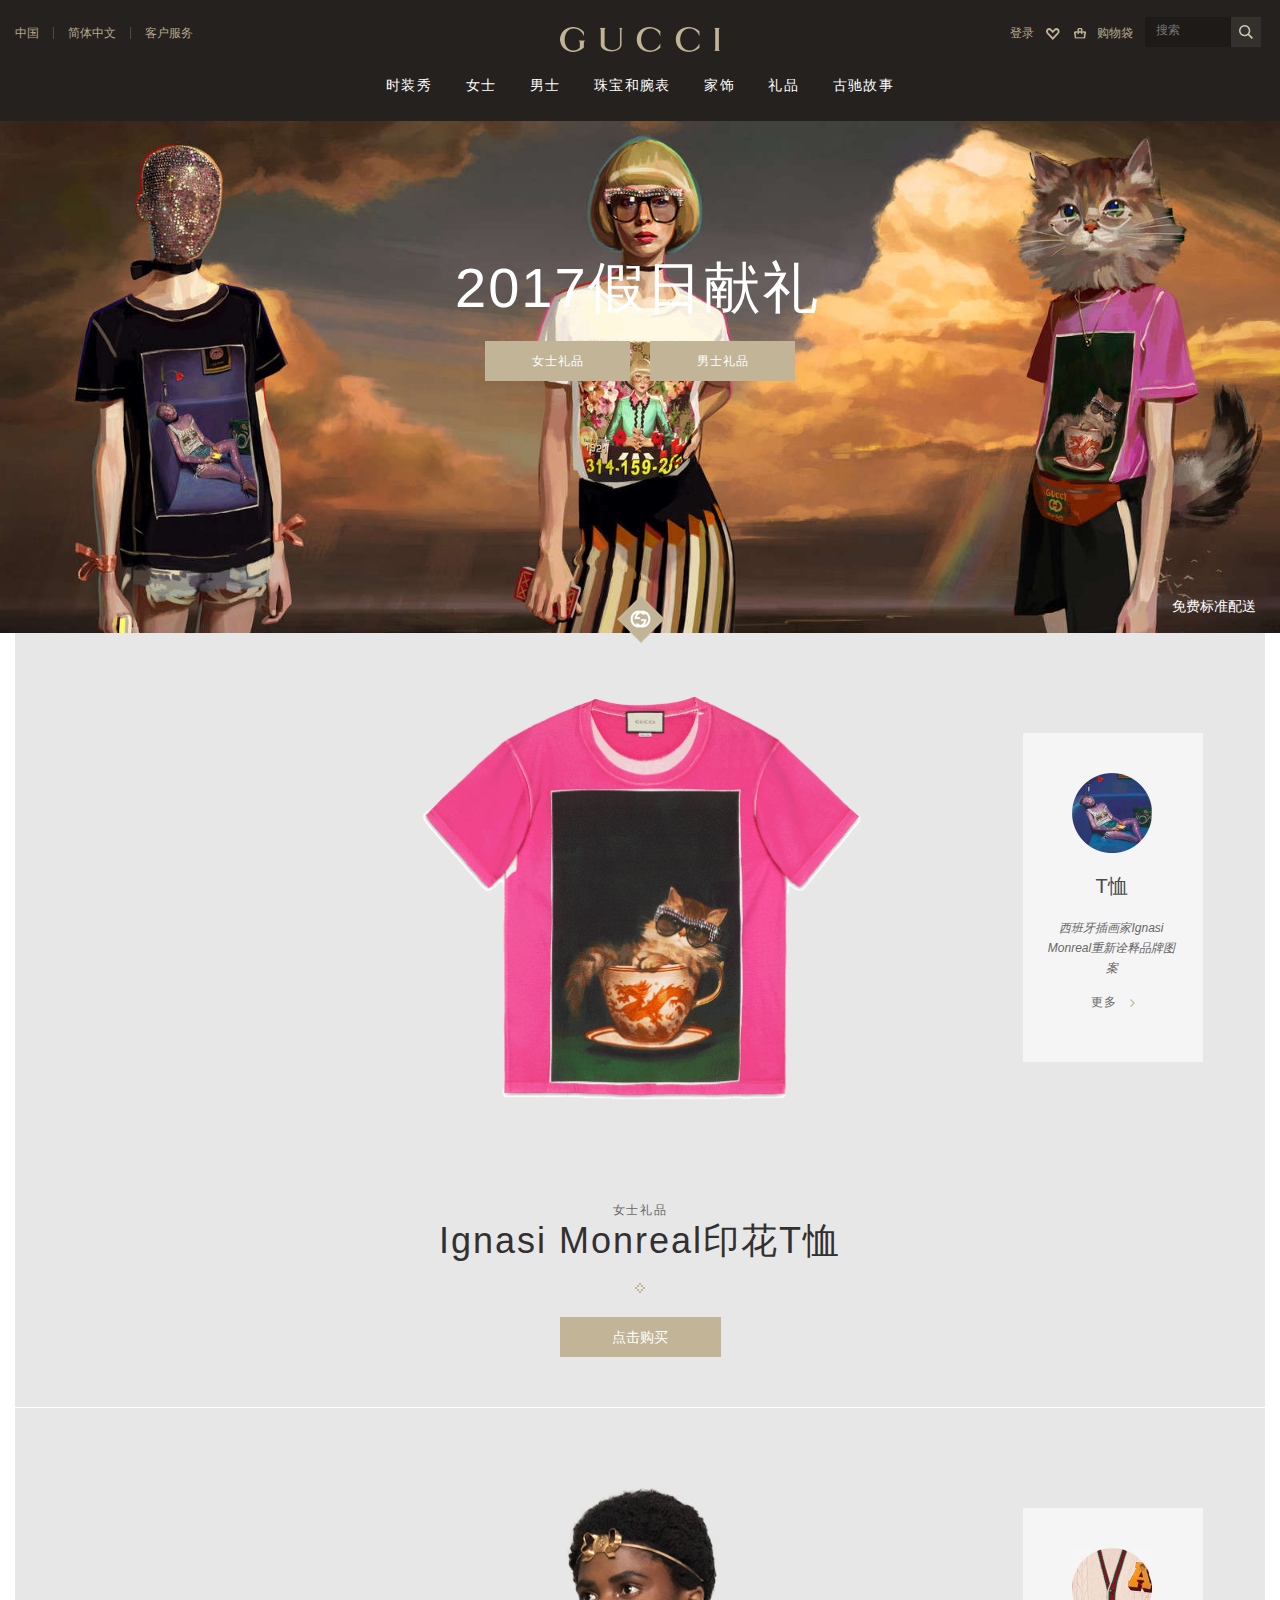
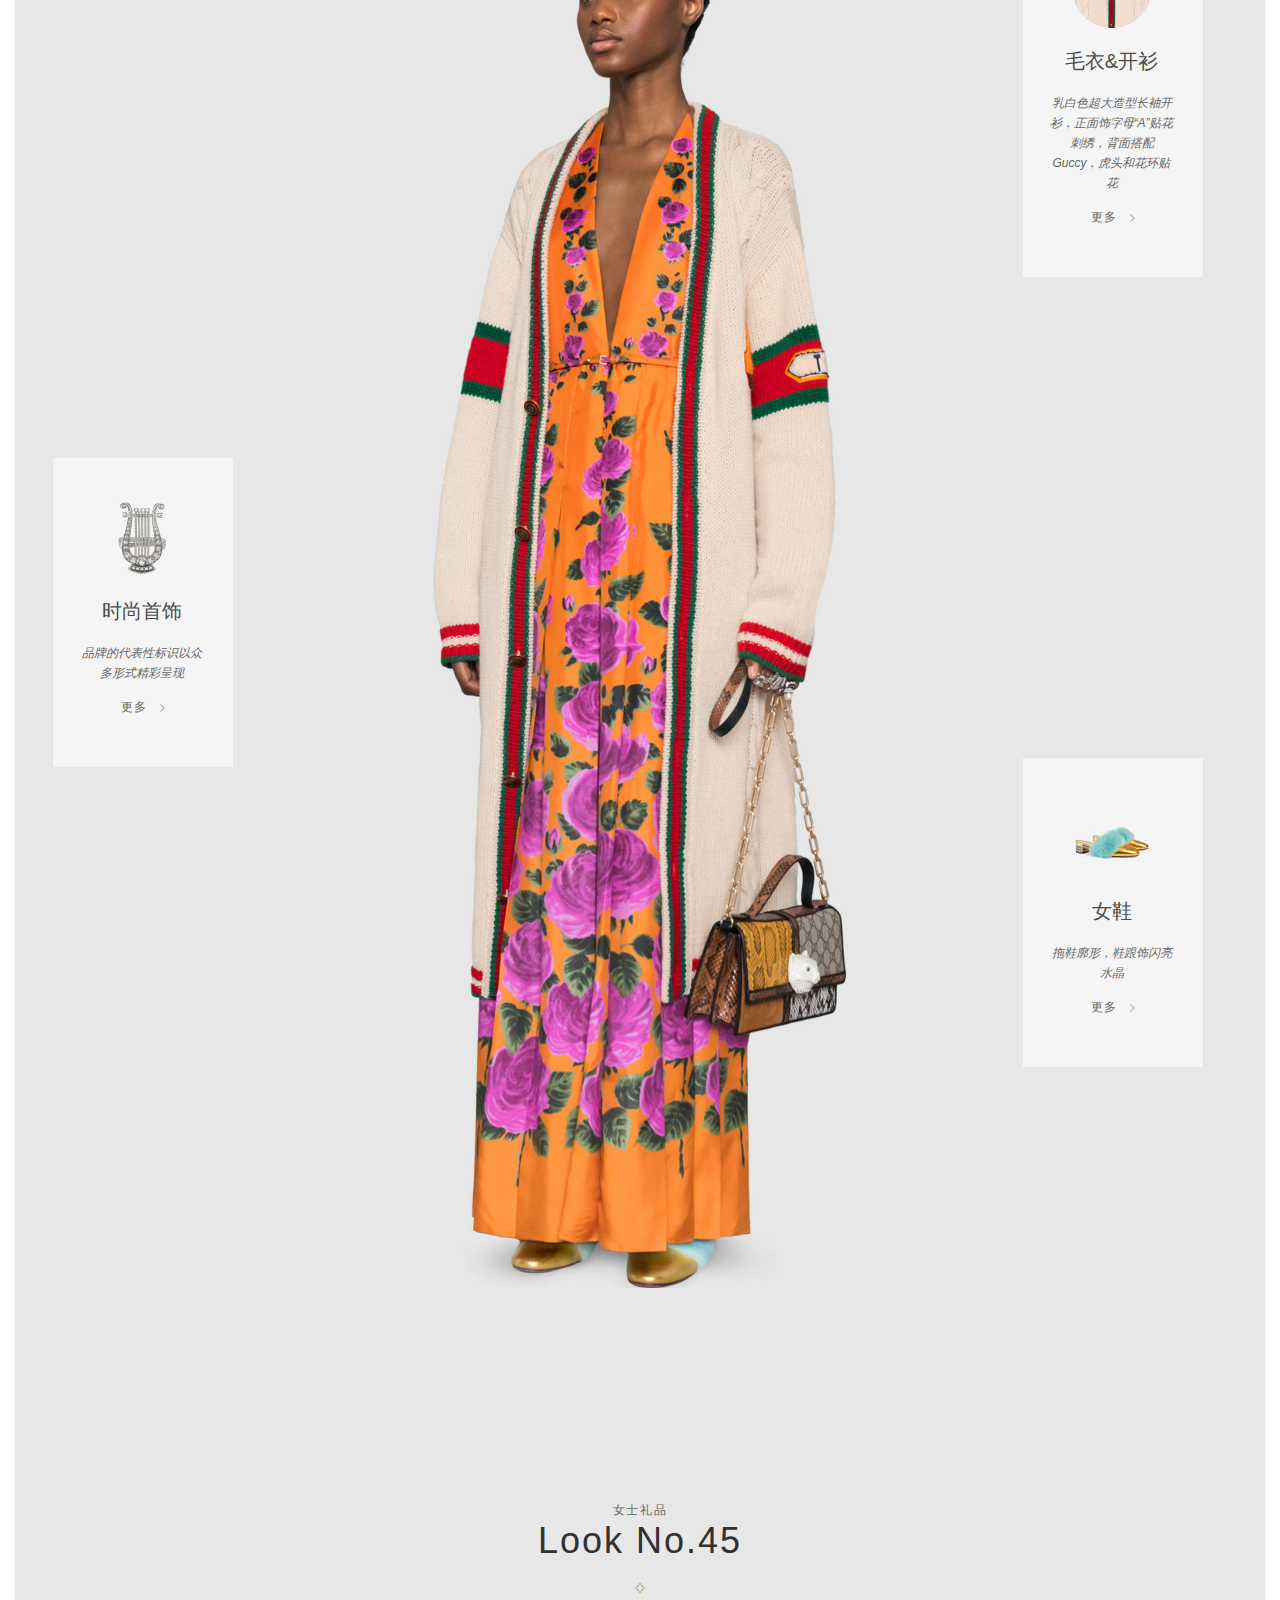
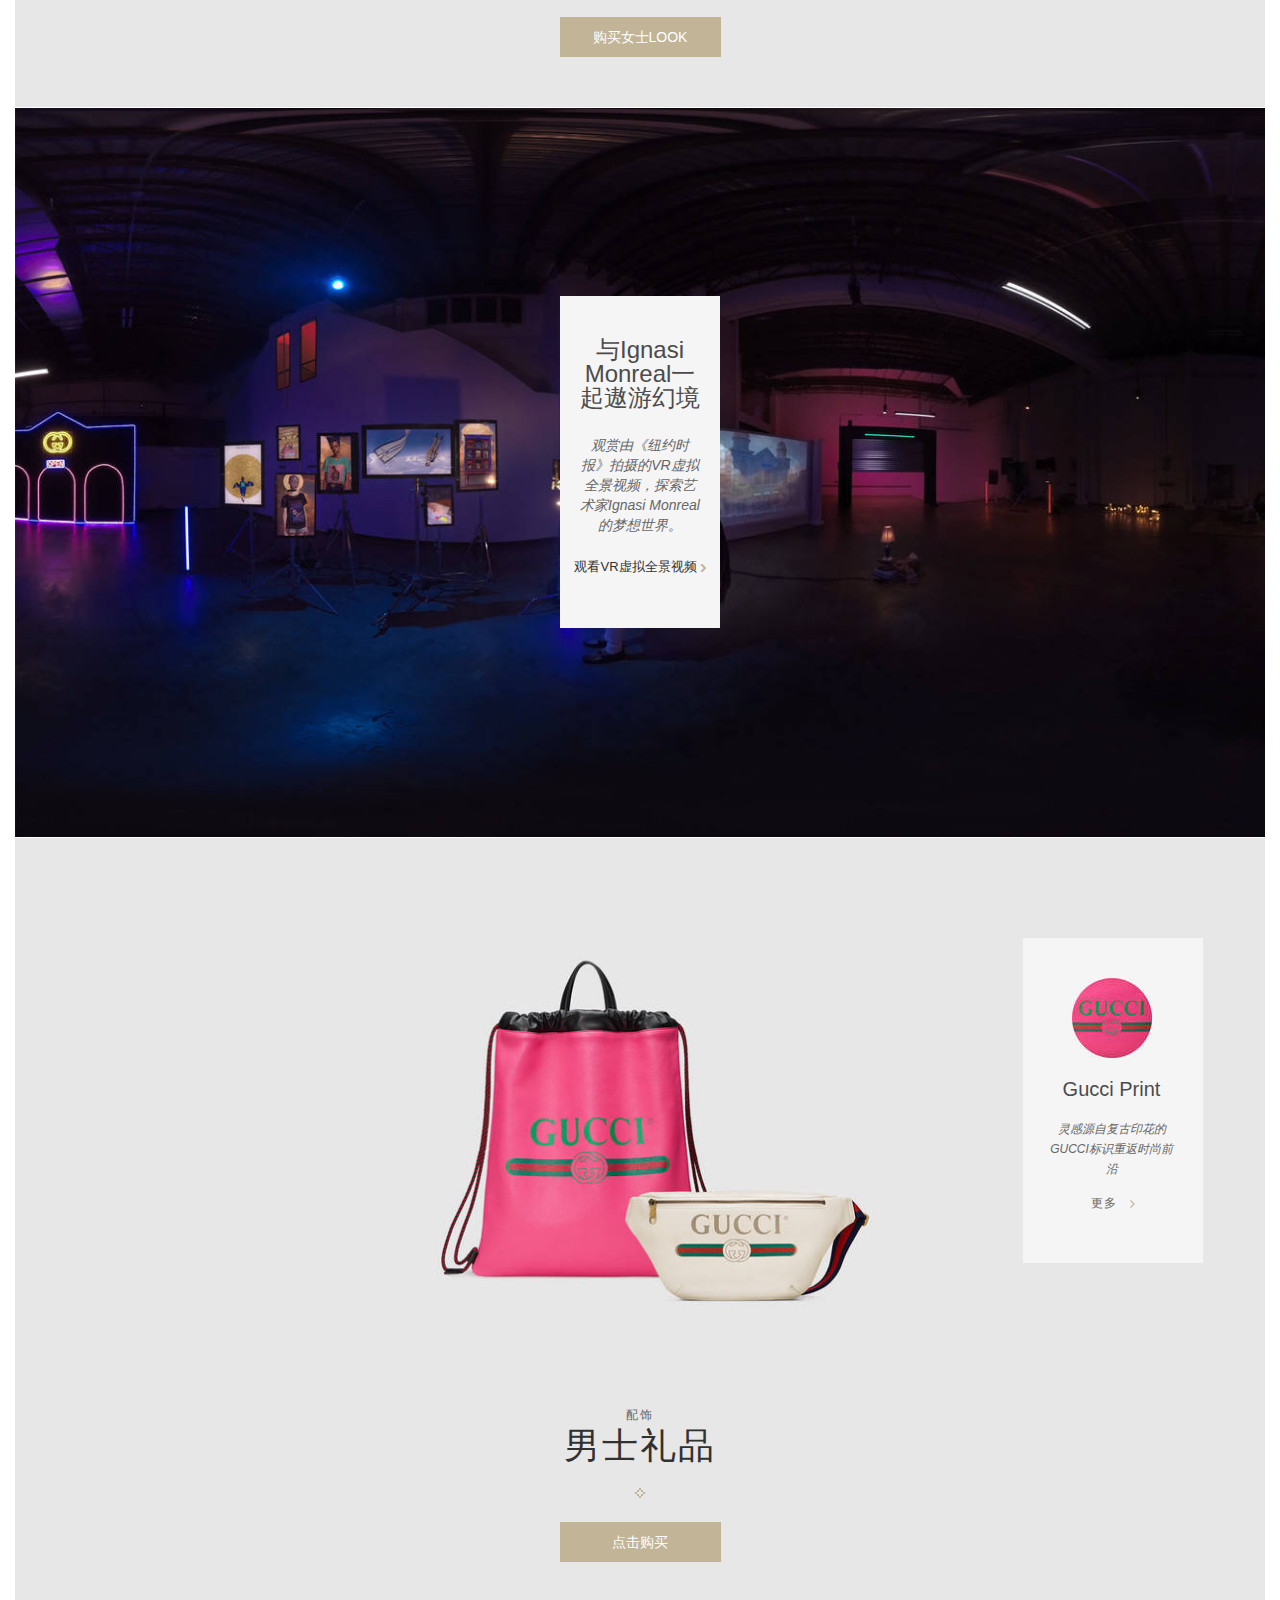
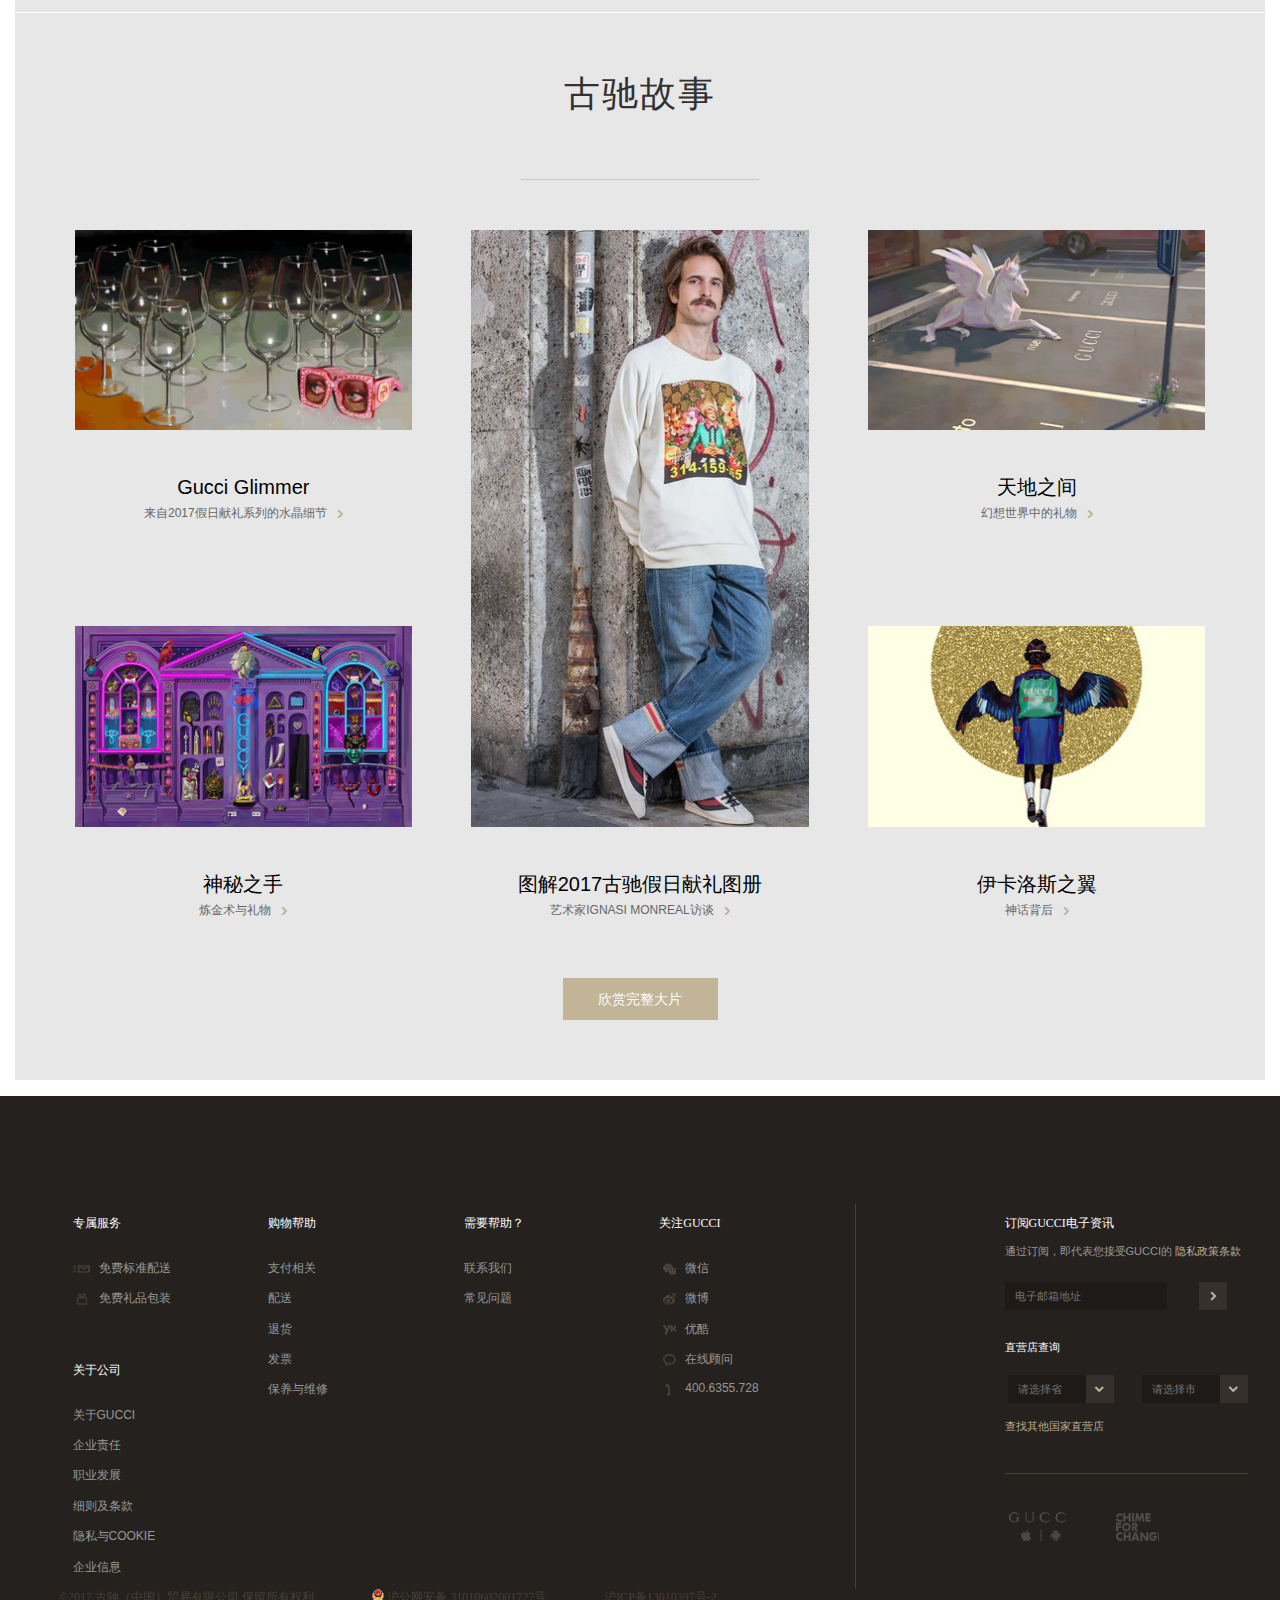
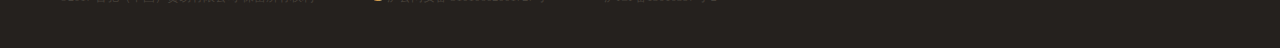
<file: public/index.html>
<!DOCTYPE html>
<html>
	<head>
		<meta charset="UTF-8">
		<meta name="viewport" content="width=device-width, initial-scale=1.0, minimum-scale=1.0, maximum-scale=1.0, user-scalable=no">
		<meta name="format-detection" content="telephone=no" />
		<meta name="format-detection" content="email=no" />
		<meta name="apple-mobile-web-app-capable" content="yes" />
		<meta name="apple-mobile-web-app-status-bar-style" content="black" />
		<title>GUCCI--首页</title>
		<link rel="stylesheet" href="stylesheets/base.css" />
		<link rel="stylesheet" href="stylesheets/common.css" />
		<link rel="stylesheet" href="stylesheets/index.css" />
	</head>
	<body>
		<!--header-->
		<header>
			<ul class="h-left">
				<li>
					<a href="javascript:;">中国</a>
				</li>
				<li>
					<a href="javascript:;">简体中文</a>
				</li>
				<li>
					<a href="javascript:;">客户服务</a>
				</li>
				<li class="menu-left" style="display: none;">
					<i></i>
					菜单
				</li>
			</ul>
			<div class="logo">
				<a href="index.html">
					<img src="images/gucci-logo@2x.png" />
				</a>
			</div>
			<ul class="h-right">
				<li>
					<a href="login.html">登录</a>
				</li>
				<li>
					<a href="javascript:;"><i class="h-wish-icon"></i></a>
				</li>
				<li>
					<a href="javascript:;"><i class="h-shopcar-icon"></i>购物袋</a>
				</li>
				<li>
					<div class="h-search">
						<div class="h-search-text">
							<input type="tetx" placeholder="搜索" />
						</div>
						<i class="h-search-btn"></i>
					</div>
				</li>
				<li class="menu-right">
					<a href="javascript:;"></a>
					<a href="javascript:;"></a>
				</li>
					
			</ul>
			<nav>
				<ul class="nav">
					<li>
						<a href="javascript:;">时装秀</a>
						<div class="sub-nav-wrap">
							<div class="sub-nav">
								<div class="sub-list">
									<dl class="female">
										<dt>女士</dt>
										<dd>2018早春系列</dd>
										<dd>2017秋冬系列</dd>	
										<dd>2017早秋系列</dd>	
									</dl>
									<dl class="male">
										<dt>男士</dt>
										<dd>2018早春系列</dd>
										<dd>2017秋冬系列</dd>
										<dd>2017早秋系列</dd>
									</dl>
									<a href="javascript:;">
										<img src="images/15076500408341413_330X460.jpg" />
									</a>
								</div>
								
							</div>
						</div>
					</li>
					<li>
						<a href="javascript:;">女士</a>
						<div class="sub-nav-wrap">
							<div class="sub-nav">
								<div class="sub-list">
									<dl>
										<dt>手袋</dt>
										<dd>新作：Ophidia</dd>
										<dd>手提包</dd>	
										<dd>托特包</dd>	
										<dd>肩背包</dd>	
										<dd>双肩背包</dd>	
										<dd>腰包</dd>	
										<dd>迷你包&晚装包</dd>	
									</dl>
									<dl>
										<dt>女士服饰</dt>
										<dd>新作：连衣裙</dd>
										<dd>运动装</dd>	
										<dd>夹克&大衣</dd>	
										<dd>外套&飞行员夹克</dd>	
										<dd>上衣&衬衫</dd>	
										<dd>毛衣&开衫</dd>	
										<dd>裤装</dd>	
										<dd>牛仔装</dd>	
									</dl>
									<dl>
										<dt>女鞋</dt>
										<dd>高跟鞋</dd>
										<dd>凉鞋</dd>	
										<dd>莫卡辛鞋&乐福鞋</dd>	
										<dd>芭蕾舞鞋</dd>	
										<dd>拖鞋&穆勒鞋</dd>	
										<dd>靴子</dd>	
										<dd>运动鞋</dd>	
									</dl>
									<dl>
										<dt>配饰</dt>
										<dd>钱包&小皮件</dd>
										<dd>旅行箱包</dd>
										<dd>腰带</dd>
										<dd>丝织品&围巾</dd>
										<dd>帽子</dd>
										<dd>珠宝</dd>
										<dd>腕表</dd>
										<dd>短袜和连裤袜</dd>
										<dd>眼镜</dd>
										<dd>香水</dd>
									</dl>
									<a href="javascript:;">
										<images src="images/15084860772945750_330X460.jpg" />
									</a>
								</div>
							</div>
						</div>
					</li>
					<li>
						<a href="javascript:;">男士</a>
						<div class="sub-nav-wrap">
							<div class="sub-nav">
								<div class="sub-list">
									<dl>
										<dt>男士箱包</dt>
										<dd>新作：Gucci Print</dd>
										<dd>邮差包</dd>
										<dd>背包</dd>
										<dd>腰包</dd>		
										<dd>托特包</dd>	
										<dd>手拿包</dd>	
										<dd>公文包</dd>	
										<dd>行李袋</dd>	
									</dl>
									<dl>
										<dt>服饰</dt>
										<dd>新作：毛衣&开衫</dd>
										<dd>运动装</dd>
										<dd>夹克&大衣</dd>
										<dd>外套&飞行员夹克</dd>		
										<dd>衬衫</dd>	
										<dd>卫衣</dd>	
										<dd>T恤&Polo衫</dd>	
										<dd>裤装</dd>	
										<dd>牛仔装</dd>	
										<dd>西装</dd>	
									</dl>
									<dl>
										<dt>男鞋</dt>
										<dd>莫卡辛鞋&乐福鞋</dd>
										<dd>系带鞋</dd>
										<dd>靴子</dd>
										<dd>驾车鞋</dd>		
										<dd>运动鞋</dd>	
										<dd>凉鞋</dd>	
									</dl>
									<dl>
										<dt>配饰     </dt>
										<dd>钱包&小皮件 </dd>
										<dd>腰带     </dd>
										<dd>领带     </dd>
										<dd>围巾     </dd>		
										<dd>帽子和手套  </dd>	
										<dd>短袜     </dd>
										<dd>眼镜     </dd>
										<dd>珠宝     </dd>
										<dd>腕表     </dd>
										<dd>香水     </dd>
									</dl>
									<a href="javascript:;">
										<img src="images/15041987192659032_330X460.jpg" />
									</a>
								</div>
							</div>
						</div>
					</li>
					<li>
						<a href="javascript:;">珠宝和腕表</a>
						<div class="sub-nav-wrap">
							<div class="sub-nav">
								<div class="sub-list">
									<dl>
										<dt>女士</dt>
										<dd>银饰</dd>
										<dd>时尚首饰</dd>
									</dl>
									<dl>
										<dt>男士</dt>
										<dd>银饰</dd>
										<dd>时尚首饰</dd>
									</dl>
									<dl>
										<dt>腕表</dt>
										<dd>女士</dd>
										<dd>男士</dd>
									</dl>
									<dl>
										<dt>GUCCI GHOST</dt>
									</dl>
								</div>
							</div>
						</div>
					</li>
					<li>
						<a href="javascript:;">家饰</a>
						<div class="sub-nav-wrap">
							<div class="sub-nav">
								<div class="sub-list">
									<dl>
										<dt>浏览所有  </dt>
										<dd>家居香薰  </dd>
										<dd>马克杯   </dd>
										<dd>托盘&折叠桌</dd>
									</dl>
									<dl>
										<dt>靠垫</dt>
										<dd>椅子</dd>
										<dd>屏风</dd>
										<dd>壁纸</dd>
									</dl>
								</div>
							</div>
						</div>
					</li>
					<li>
						<a href="javascript:;">礼品</a>
						<div class="sub-nav-wrap">
							<div class="sub-nav">
								<div class="sub-list">
									<dl>
										<dt>男士礼品</dt>
										<dd>女士礼品  </dd>
									</dl>
									<dl>
										<dt>家饰礼品</dt>
									</dl>
								</div>
							</div>
						</div>
					</li>
					<li>
						<a href="javascript:;">古驰故事</a>
						<div class="sub-nav-wrap">
							<div class="sub-nav">
								<div class="sub-list">
									<dl>
										<dt>浏览所有</dt>
										<dd>秀场 </dd>
										<dd>广告大片</dd>
										<dd>视觉</dd>
									</dl>
									<dl>
										<dt>人物&活动</dt>
										<dd>设计元素 </dd>
										<dd>彩妆   </dd>
										<dd>配饰   </dd> 
									</dl>            
								</div>                
							</div>
						</div>
					</li>
				</ul>
			</nav>
		</header>
		<section>
			<!--banner-->
			<div class="banner">
				<h3>2017假日献礼</h3>
				<div class="banner-btn">
					<div>女士礼品</div>
					<div>男士礼品</div>
				</div>
				<div class="banner-free">
					<a href="javascript:;">免费标准配送</a>
				</div>
				<img class="bigbanner" src="images/banner.jpg" />
				<img class="smallbanner" src="images/smallbanner.jpg" />
			</div>
			<div class="product-wrap">
				<i></i>
				<div class="product-show">
					<a class="pro-bigPic" href="javascript:;">
						<img src="images/pro-1.gif"/>
					</a>
					<a class="pro-smallPic" href="javascript:;">
						<img src="images/pro-small.jpg" />
						<p class="pro-title">T恤 </p>
						<i>西班牙插画家Ignasi Monreal重新诠释品牌图案 </i>
						<p class="pro-more">更多</p>
					</a>
					<div class="pro-content">
						<p>女士礼品</p>
						<h2>Ignasi Monreal印花T恤</h2>
						<b></b>
						<div>
							<a href="javascript:;">
								点击购买
							</a>
						</div>
					</div>
				</div>
				<div class="product-show">
					<a class="pro-bigPic gtz" href="javascript:;">
						<img src="images/pro-2.jpg"/>
					</a>
					<a class="pro-smallPic" href="javascript:;">
						<img src="images/pro-small-2.jpg" />
						<p class="pro-title">毛衣&开衫 </p>
						<i>乳白色超大造型长袖开衫，正面饰字母“A”贴花刺绣，背面搭配Guccy，虎头和花环贴花 </i>
						<p class="pro-more">更多</p>
					</a>
					<a class="pro-smallPic pro-smallPic2" href="javascript:;">
						<img src="images/pro-small-3.jpg" />
						<p class="pro-title">时尚首饰</p>
						<i>品牌的代表性标识以众多形式精彩呈现</i>
						<p class="pro-more">更多</p>
					</a>
					<a class="pro-smallPic pro-smallPic3" href="javascript:;">
						<img src="images/15136550987322535_content_LightGray_Vignette_Standard_80x80_1513249206_Vignette_502872E84A04676-bis_001_Light.jpg" />
						<p class="pro-title">女鞋</p>
						<i>拖鞋廓形，鞋跟饰闪亮水晶</i>
						<p class="pro-more">更多</p>
					</a>
					<div class="pro-content pro-zc">
						<p>女士礼品</p>
						<h2>Look No.45</h2>
						<b></b>
						<div>
							<a href="javascript:;">
								购买女士LOOK
							</a>
						</div>
					</div>
				</div>
				<div class="product-show" style="padding: 0;">
					<img src="images/15136550987328960_content_HomepageVideoBackgroundStandard_1300x758_1511432107_HomepageVideoBackgroundStandard_Gift-Giving-VRvideo-still_001_Default.jpg" />
					<div class="video-copy">
						<span class="video-title">与Ignasi Monreal一起遨游幻境</span>
						<i>观赏由《纽约时报》拍摄的VR虚拟全景视频，探索艺术家Ignasi Monreal的梦想世界。</i>
						<a>观看VR虚拟全景视频<b></b></a>
					</div>
				</div>
				<div class="product-show">
					<a class="pro-bigPic" href="javascript:;">
						<img src="images/goods4.jpg"/>
					</a>
					<a class="pro-smallPic" href="javascript:;">
						<img src="images/pro-small-4.jpg" />
						<p class="pro-title">Gucci Print</p>
						<i>灵感源自复古印花的GUCCI标识重返时尚前沿</i>
						<p class="pro-more">更多</p>
					</a>
					<div class="pro-content">
						<p>配饰</p>
						<h2>男士礼品</h2>
						<b></b>
						<div>
							<a href="javascript:;">
								点击购买
							</a>
						</div>
					</div>
				</div>
				<div class="product-show gucci-story">
					<p>古驰故事</p>
					<i></i>
					<div class="gucci-story-part">
						<div class="stories">
							<dl>
								<dt>
									<img src="images/s1.jpg" />
								</dt>
								<dd>
									<p>Gucci Glimmer</p>
								</dd>
								<dd>
									<a href="javascript:;">来自2017假日献礼系列的水晶细节</a><b></b>
								</dd>
							</dl>
							<dl>
								<dt>
									<img src="images/s2.jpg" />
								</dt>
								<dd>
									<p>图解2017古驰假日献礼图册</p>
								</dd>
								<dd>
									<a  href="javascript:;">艺术家IGNASI MONREAL访谈</a><b></b>
								</dd>
							</dl>
							<dl>
								<dt>
									<img src="images/s3.jpg" />
								</dt>
								<dd>
									<p>天地之间</p>
								</dd>
								<dd>
									<a href="javascript:;">幻想世界中的礼物</a><b></b>
								</dd>
							</dl>
							<dl class="part-down-left">
								<dt>
									<img src="images/s4.jpg" />
								</dt>
								<dd>
									<p>神秘之手</p>
								</dd>
								<dd>
									<a href="javascript:;">炼金术与礼物</a><b></b>
								</dd>
							</dl>
							<dl class="part-down-right">
								<dt>
									<img src="images/s5.jpg" />
								</dt>
								<dd>
									<p>伊卡洛斯之翼</p>
								</dd>
								<dd>
									<a  href="javascript:;">神话背后</a><b></b>
								</dd>
							</dl>
						</div>
						<div class="allStory">
							<a>欣赏完整大片</a>
						</div>
					</div>
				</div>
			</div>
		</section>
		<footer>
			<div class="footer-content">
				<div class="footer-ul-left">
					<ul class="just-for-you">
						<li>专属服务</li>
						<li><i></i><a href="javascript:;">免费标准配送</a></li>
						<li><i></i><a href="javascript:;"> 免费礼品包装</a></li>
					</ul>
					<ul>
						<li>购物帮助</li>
						<li><a href="javascript:;">支付相关</a></li>
						<li><a href="javascript:;">配送 </a></li>
						<li><a href="javascript:;">退货 </a></li>
						<li><a href="javascript:;">发票 </a></li>
						<li><a href="javascript:;">保养与维修 </a></li>
					</ul>
					<ul>
						<li>需要帮助？</li>
						<li><a href="javascript:;">联系我们</a></li>
						<li><a href="javascript:;">常见问题</a></li>
					</ul>
					<ul class="question">
						<li>关注GUCCI</li>
						<li><i></i><a href="javascript:;"> 微信</a></li>
						<li><i></i><a href="javascript:;"> 微博</a></li>
						<li><i></i><a href="javascript:;"> 优酷</a></li>
						<li><i></i><a href="javascript:;"> 在线顾问</a></li>
						<li><i></i><a href="javascript:;"> 400.6355.728</a></li>
					</ul>
					<ul class="about">
						<li>关于公司</li>
						<li><a href="javascript:;">关于GUCCI</a></li>
						<li><a href="javascript:;">企业责任 </a></li>
						<li><a href="javascript:;">职业发展 </a></li>
						<li><a href="javascript:;">细则及条款 </a></li>
						<li><a href="javascript:;">隐私与COOKIE </a></li>
						<li><a href="javascript:;">企业信息 </a></li>
					</ul>
				</div>
				<div class="footer-ul-right">
					<div class="take-info">
						<p class="footer-ul-right-title">订阅GUCCI电子资讯</p>
						<p class="footer-ul-right-explain">
							通过订阅，即代表您接受GUCCI的
							<a>隐私政策条款</a>
						</p>
						<form class="footer-email">
							<input class="text" type="text" placeholder="电子邮箱地址" />
							<input class="btn" type="button"/>
						</form>
					</div>
					<div class="other-shop">
						<p class="shop-query-title">直营店查询</p>
						<form class="shop-query">
								<div>
									<input class="province" type="text" placeholder="请选择省" />
									<input class="province-btn" type="button" />
								</div>
								<div>
									<input class="city" type="text" placeholder="请选择市" />
									<input class="city-btn" type="button" />
								</div>
						</form>
						<div class="otherCountry">
							<a href="javascript:;">查找其他国家直营店</a>
						</div>
						<div class="footer-info">
							<span></span>
							<span></span>
						</div>
					</div>
				</div>
			</div>
			<div class="Copyright-Information">
				<p>©2017 古驰（中国）贸易有限公司 保留所有权利</p>
				<p><i></i> 沪公网安备 31010602001727号 </p>
				<p>沪ICP备13010397号-2</p>
			</div>
		</footer>
	</body>
</html>
<script type="text/javascript" src="javascripts/jquery-1.8.3.min.js" ></script>
<script type="text/javascript" src="javascripts/loginAndrReg.js" ></script>
</file>
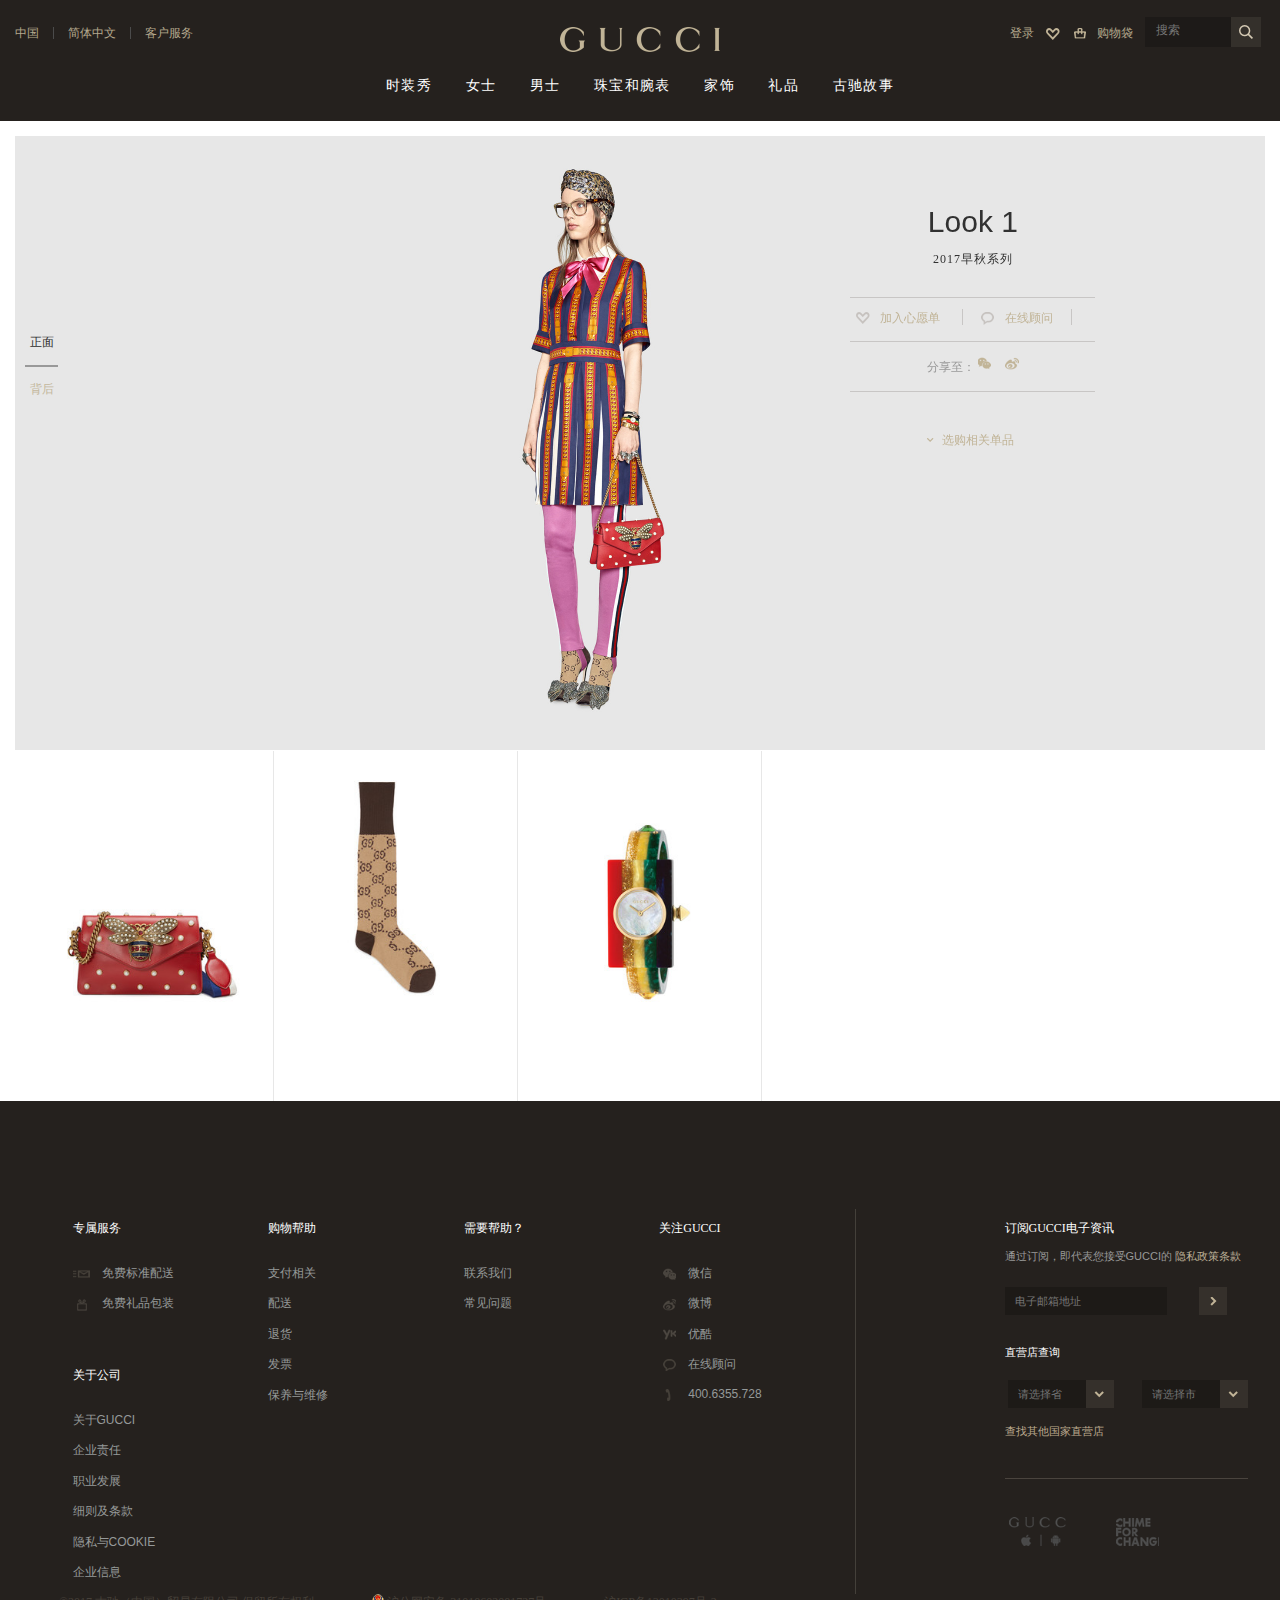
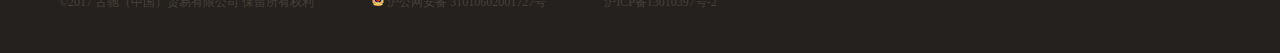
<file: public/details.html>
<!DOCTYPE html>
<html>

	<head>
		<meta charset="UTF-8">
		<meta name="viewport" content="width=device-width, initial-scale=1.0, minimum-scale=1.0, maximum-scale=1.0, user-scalable=no">
		<meta name="format-detection" content="telephone=no" />
		<meta name="format-detection" content="email=no" />
		<meta name="apple-mobile-web-app-capable" content="yes" />
		<meta name="apple-mobile-web-app-status-bar-style" content="black" />
		<title>GUCCI--商品详情</title>
		<link rel="stylesheet" href="stylesheets/base.css" />
		<link rel="stylesheet" href="stylesheets/common.css" />
		<link rel="stylesheet" href="stylesheets/detail.css" />
	</head>

	<body>
		<!--header-->
		<header>
			<ul class="h-left">
				<li>
					<a href="javascript:;">中国</a>
				</li>
				<li>
					<a href="javascript:;">简体中文</a>
				</li>
				<li>
					<a href="javascript:;">客户服务</a>
				</li>
				<li class="menu-left" style="display: none;">
					<i></i> 菜单
				</li>
			</ul>
			<div class="logo">
				<a href="index.html">
					<img src="images/gucci-logo@2x.png" />
				</a>
			</div>
			<ul class="h-right">
				<li>
					<a href="login.html">登录</a>
				</li>
				<li>
					<a href="javascript:;"><i class="h-wish-icon"></i></a>
				</li>
				<li>
					<a href="javascript:;"><i class="h-shopcar-icon"></i>购物袋</a>
				</li>
				<li>
					<div class="h-search">
						<div class="h-search-text">
							<input type="tetx" placeholder="搜索" />
						</div>
						<i class="h-search-btn"></i>
					</div>
				</li>
				<li class="menu-right">
					<a href="javascript:;"></a>
					<a href="javascript:;"></a>
				</li>

			</ul>
			<nav>
				<ul class="nav">
					<li>
						<a href="javascript:;">时装秀</a>
						<div class="sub-nav-wrap">
							<div class="sub-nav">
								<div class="sub-list">
									<dl class="female">
										<dt>女士</dt>
										<dd>2018早春系列</dd>
										<dd>2017秋冬系列</dd>
										<dd>2017早秋系列</dd>
									</dl>
									<dl class="male">
										<dt>男士</dt>
										<dd>2018早春系列</dd>
										<dd>2017秋冬系列</dd>
										<dd>2017早秋系列</dd>
									</dl>
									<a href="javascript:;">
										<img src="images/15076500408341413_330X460.jpg" />
									</a>
								</div>

							</div>
						</div>
					</li>
					<li>
						<a href="javascript:;">女士</a>
						<div class="sub-nav-wrap">
							<div class="sub-nav">
								<div class="sub-list">
									<dl>
										<dt>手袋</dt>
										<dd>新作：Ophidia</dd>
										<dd>手提包</dd>
										<dd>托特包</dd>
										<dd>肩背包</dd>
										<dd>双肩背包</dd>
										<dd>腰包</dd>
										<dd>迷你包&晚装包</dd>
									</dl>
									<dl>
										<dt>女士服饰</dt>
										<dd>新作：连衣裙</dd>
										<dd>运动装</dd>
										<dd>夹克&大衣</dd>
										<dd>外套&飞行员夹克</dd>
										<dd>上衣&衬衫</dd>
										<dd>毛衣&开衫</dd>
										<dd>裤装</dd>
										<dd>牛仔装</dd>
									</dl>
									<dl>
										<dt>女鞋</dt>
										<dd>高跟鞋</dd>
										<dd>凉鞋</dd>
										<dd>莫卡辛鞋&乐福鞋</dd>
										<dd>芭蕾舞鞋</dd>
										<dd>拖鞋&穆勒鞋</dd>
										<dd>靴子</dd>
										<dd>运动鞋</dd>
									</dl>
									<dl>
										<dt>配饰</dt>
										<dd>钱包&小皮件</dd>
										<dd>旅行箱包</dd>
										<dd>腰带</dd>
										<dd>丝织品&围巾</dd>
										<dd>帽子</dd>
										<dd>珠宝</dd>
										<dd>腕表</dd>
										<dd>短袜和连裤袜</dd>
										<dd>眼镜</dd>
										<dd>香水</dd>
									</dl>
									<a href="javascript:;">
										<images src="images/15084860772945750_330X460.jpg" />
									</a>
								</div>
							</div>
						</div>
					</li>
					<li>
						<a href="javascript:;">男士</a>
						<div class="sub-nav-wrap">
							<div class="sub-nav">
								<div class="sub-list">
									<dl>
										<dt>男士箱包</dt>
										<dd>新作：Gucci Print</dd>
										<dd>邮差包</dd>
										<dd>背包</dd>
										<dd>腰包</dd>
										<dd>托特包</dd>
										<dd>手拿包</dd>
										<dd>公文包</dd>
										<dd>行李袋</dd>
									</dl>
									<dl>
										<dt>服饰</dt>
										<dd>新作：毛衣&开衫</dd>
										<dd>运动装</dd>
										<dd>夹克&大衣</dd>
										<dd>外套&飞行员夹克</dd>
										<dd>衬衫</dd>
										<dd>卫衣</dd>
										<dd>T恤&Polo衫</dd>
										<dd>裤装</dd>
										<dd>牛仔装</dd>
										<dd>西装</dd>
									</dl>
									<dl>
										<dt>男鞋</dt>
										<dd>莫卡辛鞋&乐福鞋</dd>
										<dd>系带鞋</dd>
										<dd>靴子</dd>
										<dd>驾车鞋</dd>
										<dd>运动鞋</dd>
										<dd>凉鞋</dd>
									</dl>
									<dl>
										<dt>配饰     </dt>
										<dd>钱包&小皮件 </dd>
										<dd>腰带 </dd>
										<dd>领带 </dd>
										<dd>围巾 </dd>
										<dd>帽子和手套 </dd>
										<dd>短袜 </dd>
										<dd>眼镜 </dd>
										<dd>珠宝 </dd>
										<dd>腕表 </dd>
										<dd>香水 </dd>
									</dl>
									<a href="javascript:;">
										<img src="images/15041987192659032_330X460.jpg" />
									</a>
								</div>
							</div>
						</div>
					</li>
					<li>
						<a href="javascript:;">珠宝和腕表</a>
						<div class="sub-nav-wrap">
							<div class="sub-nav">
								<div class="sub-list">
									<dl>
										<dt>女士</dt>
										<dd>银饰</dd>
										<dd>时尚首饰</dd>
									</dl>
									<dl>
										<dt>男士</dt>
										<dd>银饰</dd>
										<dd>时尚首饰</dd>
									</dl>
									<dl>
										<dt>腕表</dt>
										<dd>女士</dd>
										<dd>男士</dd>
									</dl>
									<dl>
										<dt>GUCCI GHOST</dt>
									</dl>
								</div>
							</div>
						</div>
					</li>
					<li>
						<a href="javascript:;">家饰</a>
						<div class="sub-nav-wrap">
							<div class="sub-nav">
								<div class="sub-list">
									<dl>
										<dt>浏览所有  </dt>
										<dd>家居香薰 </dd>
										<dd>马克杯 </dd>
										<dd>托盘&折叠桌</dd>
									</dl>
									<dl>
										<dt>靠垫</dt>
										<dd>椅子</dd>
										<dd>屏风</dd>
										<dd>壁纸</dd>
									</dl>
								</div>
							</div>
						</div>
					</li>
					<li>
						<a href="javascript:;">礼品</a>
						<div class="sub-nav-wrap">
							<div class="sub-nav">
								<div class="sub-list">
									<dl>
										<dt>男士礼品</dt>
										<dd>女士礼品 </dd>
									</dl>
									<dl>
										<dt>家饰礼品</dt>
									</dl>
								</div>
							</div>
						</div>
					</li>
					<li>
						<a href="javascript:;">古驰故事</a>
						<div class="sub-nav-wrap">
							<div class="sub-nav">
								<div class="sub-list">
									<dl>
										<dt>浏览所有</dt>
										<dd>秀场 </dd>
										<dd>广告大片</dd>
										<dd>视觉</dd>
									</dl>
									<dl>
										<dt>人物&活动</dt>
										<dd>设计元素 </dd>
										<dd>彩妆 </dd>
										<dd>配饰 </dd>
									</dl>
								</div>
							</div>
						</div>
					</li>
				</ul>
			</nav>
		</header>
		<section>
			<div class="product-wrap">
				<div class="product-show">
					<div class="backOrface">
						<ul>
							<li class="active">正面</li>
							<li>背后</li>
						</ul>
					</div>
					<div class="goods-img ">
						<img src="images/list1big.jpg" />
					</div>
					<div class="min-goods-info">
						<h1>Look 1</h1>
						<h2>2017早秋系列</h2>
						<div class="look-link">
							<a href="javascript:;">
								<i></i>
								<span>加入心愿单</span>
							</a>
							<a href="javascript:;">
								<i></i>
								<span>在线顾问</span>
							</a>
						</div>
						<div class="goods-share">
							分享至：
							<a href="#"></a>
							<a href="#"></a>
						</div>
					</div>
					<div class="featured-pieces">
						<a href="#">选购相关单品</a>
					</div>
					<div class="goods-info-wrap">
						<div class="goods-info">
							<h1>Look 1</h1>
							<h2>2017早秋系列</h2>
							<div class="look-link">
								<a href="javascript:;">
									<i></i>
									<span>加入心愿单</span>
								</a>
								<a href="javascript:;">
									<i></i>
									<span>在线顾问</span>
								</a>
							</div>
							<div class="goods-share">
								分享至：
								<a href="#"></a>
								<a href="#"></a>
							</div>
							<div class="featured-pieces">
								<i></i>
								<a href="#">选购相关单品</a>
							</div>
						</div>
					</div>
				</div>
			</div>
			<div class="correlation-wrap">
				<div class="correlation">
					<div class="goods-wrap">
						<div class="goods">
							<a href="javascript:;">
								<img src="images/list2correlation1.jpg" />
							</a>
							<div class="goodsname">
								<a href="#">
									<span class="thisname">Broadway 系列皮革迷你手袋</span>
									<span class="thisprice">￥26,500</span>
									<span class="look">浏览<i></i></span>
								</a>
							</div>
						</div>
						<div class="goods-in">
							<a href="javascript:;">
								<img src="images/list2correlationb1.jpg" />
							</a>
							<div class="goodsname">
								<a href="#">
									<span class="thisname">Broadway 系列皮革迷你手袋</span>
									<span class="thisprice">￥26,500</span>
									<span class="look">浏览<i></i></span>
								</a>
							</div>
						</div>
					</div>
					<div class="goods-wrap">
						<div class="goods">
							<a href="javascript:;">
								<img src="images/list2correlation2.jpg" />
							</a>
							<div class="goodsname">
								<a href="#">
									<span class="thisname">Broadway 系列皮革迷你手袋</span>
									<span class="thisprice">￥26,500</span>
									<span class="look">浏览<i></i></span>
								</a>
							</div>
						</div>
						<div class="goods-in">
							<a href="javascript:;">
								<img src="images/list2correlationb2.jpg" />
							</a>
							<div class="goodsname">
								<a href="#">
									<span class="thisname">Broadway 系列皮革迷你手袋</span>
									<span class="thisprice">￥26,500</span>
									<span class="look">浏览<i></i></span>
								</a>
							</div>
						</div>
					</div>
					<div class="goods-wrap">
						<div class="goods">
							<a href="javascript:;">
								<img src="images/list2correlation3.jpg" />
							</a>
							<div class="goodsname">
								<a href="#">
									<span class="thisname">Broadway 系列皮革迷你手袋</span>
									<span class="thisprice">￥26,500</span>
									<span class="look">浏览<i></i></span>
								</a>
							</div>
						</div>
						<div class="goods-in">
							<a href="javascript:;">
								<img src="images/list2correlationb3.jpg" />
							</a>
							<div class="goodsname">
								<a href="#">
									<span class="thisname">Broadway 系列皮革迷你手袋</span>
									<span class="thisprice">￥26,500</span>
									<span class="look">浏览<i></i></span>
								</a>
							</div>
						</div>
					</div>
				</div>
			</div>
		</section>
		<footer>
			<div class="footer-content">
				<div class="footer-ul-left">
					<ul class="just-for-you">
						<li>专属服务</li>
						<li><i></i>
							<a href="javascript:;">免费标准配送</a>
						</li>
						<li><i></i>
							<a href="javascript:;"> 免费礼品包装</a>
						</li>
					</ul>
					<ul>
						<li>购物帮助</li>
						<li>
							<a href="javascript:;">支付相关</a>
						</li>
						<li>
							<a href="javascript:;">配送 </a>
						</li>
						<li>
							<a href="javascript:;">退货 </a>
						</li>
						<li>
							<a href="javascript:;">发票 </a>
						</li>
						<li>
							<a href="javascript:;">保养与维修 </a>
						</li>
					</ul>
					<ul>
						<li>需要帮助？</li>
						<li>
							<a href="javascript:;">联系我们</a>
						</li>
						<li>
							<a href="javascript:;">常见问题</a>
						</li>
					</ul>
					<ul class="question">
						<li>关注GUCCI</li>
						<li><i></i>
							<a href="javascript:;"> 微信</a>
						</li>
						<li><i></i>
							<a href="javascript:;"> 微博</a>
						</li>
						<li><i></i>
							<a href="javascript:;"> 优酷</a>
						</li>
						<li><i></i>
							<a href="javascript:;"> 在线顾问</a>
						</li>
						<li><i></i>
							<a href="javascript:;"> 400.6355.728</a>
						</li>
					</ul>
					<ul class="about">
						<li>关于公司</li>
						<li>
							<a href="javascript:;">关于GUCCI</a>
						</li>
						<li>
							<a href="javascript:;">企业责任 </a>
						</li>
						<li>
							<a href="javascript:;">职业发展 </a>
						</li>
						<li>
							<a href="javascript:;">细则及条款 </a>
						</li>
						<li>
							<a href="javascript:;">隐私与COOKIE </a>
						</li>
						<li>
							<a href="javascript:;">企业信息 </a>
						</li>
					</ul>
				</div>
				<div class="footer-ul-right">
					<div class="take-info">
						<p class="footer-ul-right-title">订阅GUCCI电子资讯</p>
						<p class="footer-ul-right-explain">
							通过订阅，即代表您接受GUCCI的
							<a>隐私政策条款</a>
						</p>
						<form class="footer-email">
							<input class="text" type="text" placeholder="电子邮箱地址" />
							<input class="btn" type="button" />
						</form>
					</div>
					<div class="other-shop">
						<p class="shop-query-title">直营店查询</p>
						<form class="shop-query">
							<div>
								<input class="province" type="text" placeholder="请选择省" />
								<input class="province-btn" type="button" />
							</div>
							<div>
								<input class="city" type="text" placeholder="请选择市" />
								<input class="city-btn" type="button" />
							</div>
						</form>
						<div class="otherCountry">
							<a href="javascript:;">查找其他国家直营店</a>
						</div>
						<div class="footer-info">
							<span></span>
							<span></span>
						</div>
					</div>
				</div>
			</div>
			<div class="Copyright-Information">
				<p>©2017 古驰（中国）贸易有限公司 保留所有权利</p>
				<p><i></i> 沪公网安备 31010602001727号 </p>
				<p>沪ICP备13010397号-2</p>
			</div>
		</footer>
	</body>

</html>
<script type="text/javascript" src="javascripts/jquery-1.8.3.min.js"></script>
<script type="text/javascript" src="javascripts/detail.js"></script>
</file>
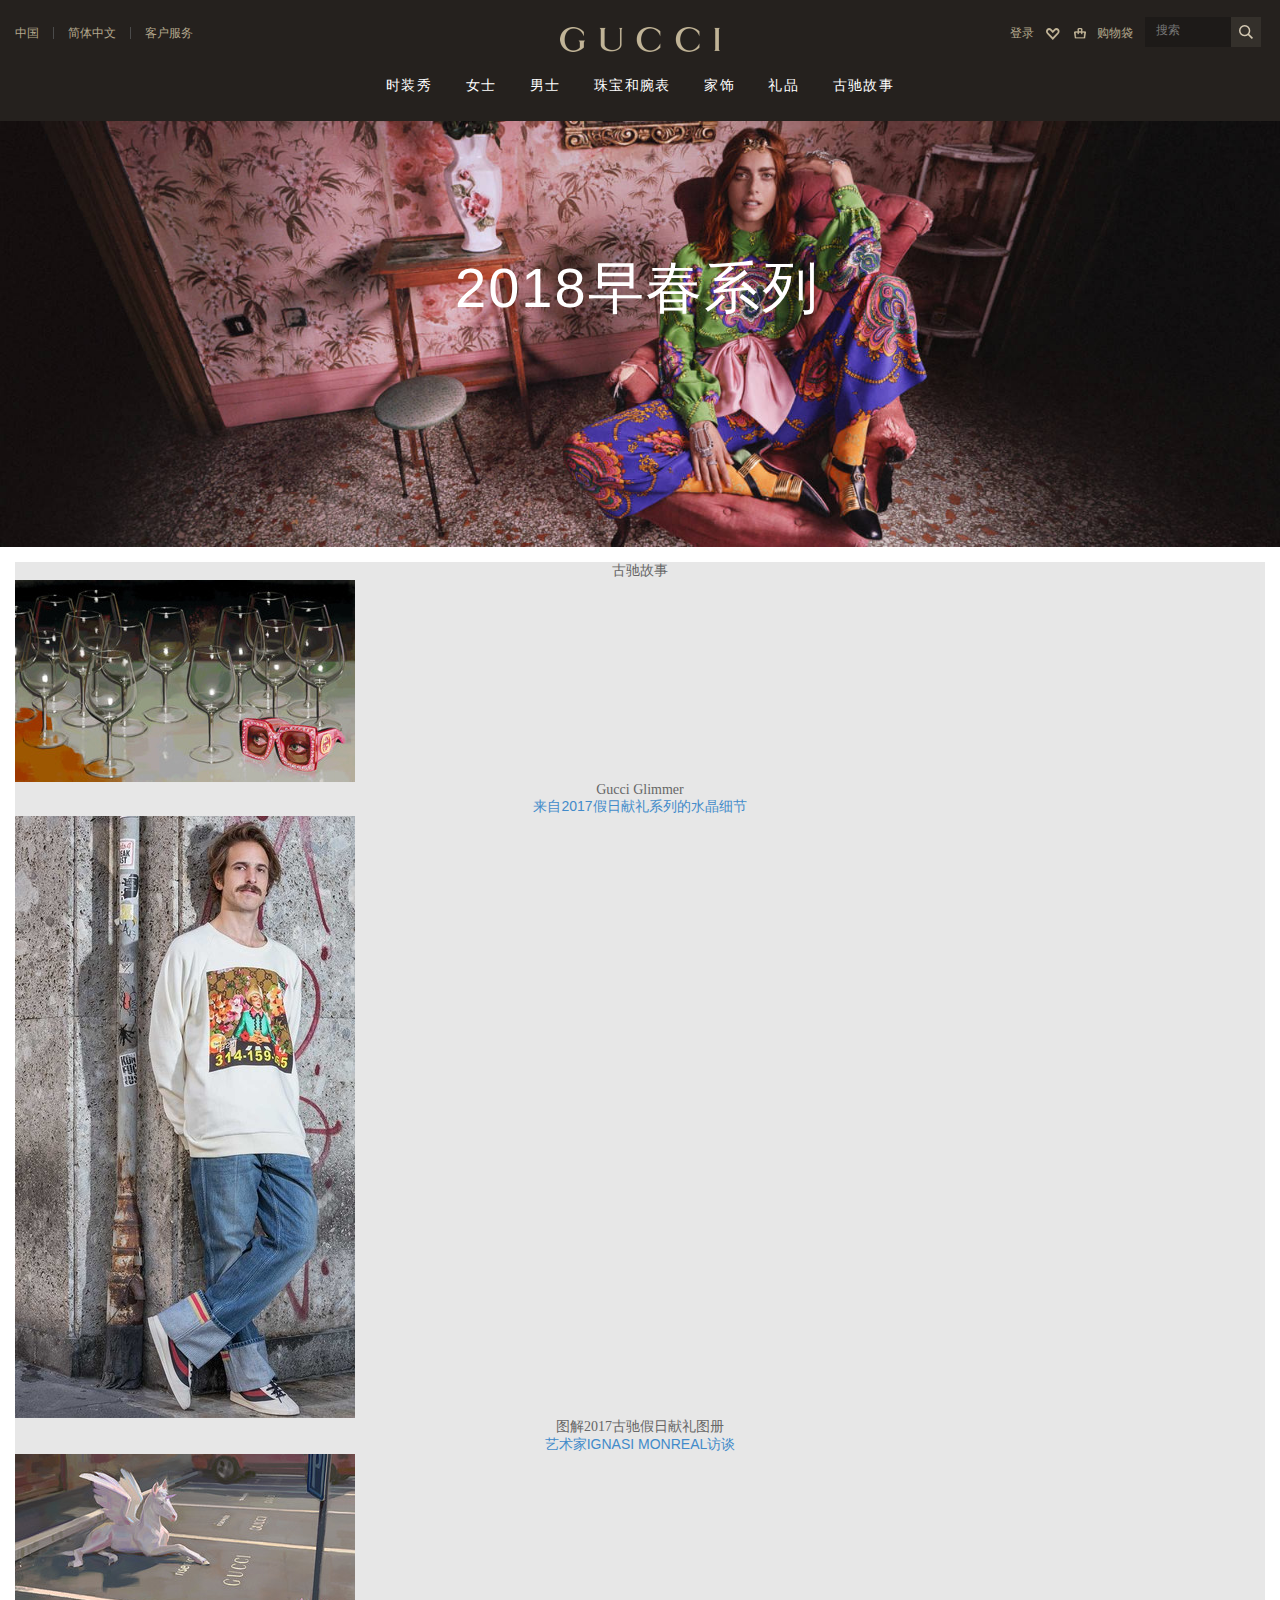
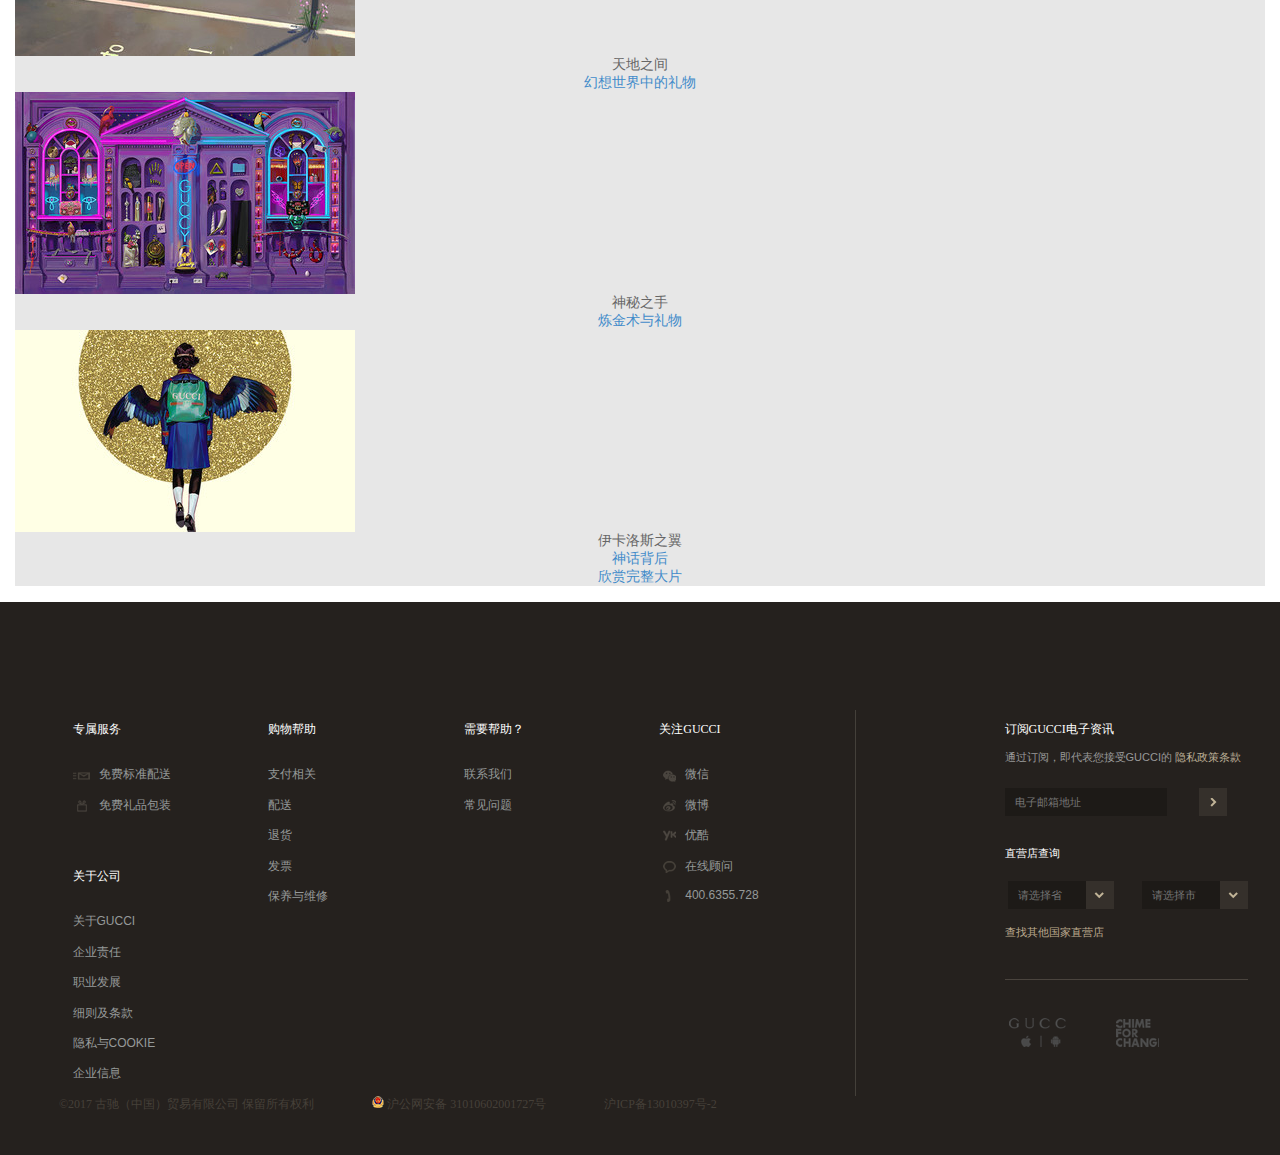
<file: public/list.html>
<!DOCTYPE html>
<html>
	<head>
		<meta charset="UTF-8">
		<meta name="viewport" content="width=device-width, initial-scale=1.0, minimum-scale=1.0, maximum-scale=1.0, user-scalable=no">
		<meta name="format-detection" content="telephone=no" />
		<meta name="format-detection" content="email=no" />
		<meta name="apple-mobile-web-app-capable" content="yes" />
		<meta name="apple-mobile-web-app-status-bar-style" content="black" />
		<title>GUCCI--商品列表</title>
		<link rel="stylesheet" href="stylesheets/base.css" />
		<link rel="stylesheet" href="stylesheets/common.css" />
		<link rel="stylesheet" href="stylesheets/list.css" />
	</head>
	<body>
		<!--header-->
		<header>
			<ul class="h-left">
				<li>
					<a href="javascript:;">中国</a>
				</li>
				<li>
					<a href="javascript:;">简体中文</a>
				</li>
				<li>
					<a href="javascript:;">客户服务</a>
				</li>
				<li class="menu-left" style="display: none;">
					<i></i>
					菜单
				</li>
			</ul>
			<div class="logo">
				<a href="index.html">
					<img src="images/gucci-logo@2x.png" />
				</a>
			</div>
			<ul class="h-right">
				<li>
					<a href="login.html">登录</a>
				</li>
				<li>
					<a href="javascript:;"><i class="h-wish-icon"></i></a>
				</li>
				<li>
					<a href="javascript:;"><i class="h-shopcar-icon"></i>购物袋</a>
				</li>
				<li>
					<div class="h-search">
						<div class="h-search-text">
							<input type="tetx" placeholder="搜索" />
						</div>
						<i class="h-search-btn"></i>
					</div>
				</li>
				<li class="menu-right">
					<a href="javascript:;"></a>
					<a href="javascript:;"></a>
				</li>
					
			</ul>
			<nav>
				<ul class="nav">
					<li>
						<a href="javascript:;">时装秀</a>
						<div class="sub-nav-wrap">
							<div class="sub-nav">
								<div class="sub-list">
									<dl class="female">
										<dt>女士</dt>
										<dd>2018早春系列</dd>
										<dd>2017秋冬系列</dd>	
										<dd>2017早秋系列</dd>	
									</dl>
									<dl class="male">
										<dt>男士</dt>
										<dd>2018早春系列</dd>
										<dd>2017秋冬系列</dd>
										<dd>2017早秋系列</dd>
									</dl>
									<a href="javascript:;">
										<img src="images/15076500408341413_330X460.jpg" />
									</a>
								</div>
								
							</div>
						</div>
					</li>
					<li>
						<a href="javascript:;">女士</a>
						<div class="sub-nav-wrap">
							<div class="sub-nav">
								<div class="sub-list">
									<dl>
										<dt>手袋</dt>
										<dd>新作：Ophidia</dd>
										<dd>手提包</dd>	
										<dd>托特包</dd>	
										<dd>肩背包</dd>	
										<dd>双肩背包</dd>	
										<dd>腰包</dd>	
										<dd>迷你包&晚装包</dd>	
									</dl>
									<dl>
										<dt>女士服饰</dt>
										<dd>新作：连衣裙</dd>
										<dd>运动装</dd>	
										<dd>夹克&大衣</dd>	
										<dd>外套&飞行员夹克</dd>	
										<dd>上衣&衬衫</dd>	
										<dd>毛衣&开衫</dd>	
										<dd>裤装</dd>	
										<dd>牛仔装</dd>	
									</dl>
									<dl>
										<dt>女鞋</dt>
										<dd>高跟鞋</dd>
										<dd>凉鞋</dd>	
										<dd>莫卡辛鞋&乐福鞋</dd>	
										<dd>芭蕾舞鞋</dd>	
										<dd>拖鞋&穆勒鞋</dd>	
										<dd>靴子</dd>	
										<dd>运动鞋</dd>	
									</dl>
									<dl>
										<dt>配饰</dt>
										<dd>钱包&小皮件</dd>
										<dd>旅行箱包</dd>
										<dd>腰带</dd>
										<dd>丝织品&围巾</dd>
										<dd>帽子</dd>
										<dd>珠宝</dd>
										<dd>腕表</dd>
										<dd>短袜和连裤袜</dd>
										<dd>眼镜</dd>
										<dd>香水</dd>
									</dl>
									<a href="javascript:;">
										<images src="images/15084860772945750_330X460.jpg" />
									</a>
								</div>
							</div>
						</div>
					</li>
					<li>
						<a href="javascript:;">男士</a>
						<div class="sub-nav-wrap">
							<div class="sub-nav">
								<div class="sub-list">
									<dl>
										<dt>男士箱包</dt>
										<dd>新作：Gucci Print</dd>
										<dd>邮差包</dd>
										<dd>背包</dd>
										<dd>腰包</dd>		
										<dd>托特包</dd>	
										<dd>手拿包</dd>	
										<dd>公文包</dd>	
										<dd>行李袋</dd>	
									</dl>
									<dl>
										<dt>服饰</dt>
										<dd>新作：毛衣&开衫</dd>
										<dd>运动装</dd>
										<dd>夹克&大衣</dd>
										<dd>外套&飞行员夹克</dd>		
										<dd>衬衫</dd>	
										<dd>卫衣</dd>	
										<dd>T恤&Polo衫</dd>	
										<dd>裤装</dd>	
										<dd>牛仔装</dd>	
										<dd>西装</dd>	
									</dl>
									<dl>
										<dt>男鞋</dt>
										<dd>莫卡辛鞋&乐福鞋</dd>
										<dd>系带鞋</dd>
										<dd>靴子</dd>
										<dd>驾车鞋</dd>		
										<dd>运动鞋</dd>	
										<dd>凉鞋</dd>	
									</dl>
									<dl>
										<dt>配饰     </dt>
										<dd>钱包&小皮件 </dd>
										<dd>腰带     </dd>
										<dd>领带     </dd>
										<dd>围巾     </dd>		
										<dd>帽子和手套  </dd>	
										<dd>短袜     </dd>
										<dd>眼镜     </dd>
										<dd>珠宝     </dd>
										<dd>腕表     </dd>
										<dd>香水     </dd>
									</dl>
									<a href="javascript:;">
										<img src="images/15041987192659032_330X460.jpg" />
									</a>
								</div>
							</div>
						</div>
					</li>
					<li>
						<a href="javascript:;">珠宝和腕表</a>
						<div class="sub-nav-wrap">
							<div class="sub-nav">
								<div class="sub-list">
									<dl>
										<dt>女士</dt>
										<dd>银饰</dd>
										<dd>时尚首饰</dd>
									</dl>
									<dl>
										<dt>男士</dt>
										<dd>银饰</dd>
										<dd>时尚首饰</dd>
									</dl>
									<dl>
										<dt>腕表</dt>
										<dd>女士</dd>
										<dd>男士</dd>
									</dl>
									<dl>
										<dt>GUCCI GHOST</dt>
									</dl>
								</div>
							</div>
						</div>
					</li>
					<li>
						<a href="javascript:;">家饰</a>
						<div class="sub-nav-wrap">
							<div class="sub-nav">
								<div class="sub-list">
									<dl>
										<dt>浏览所有  </dt>
										<dd>家居香薰  </dd>
										<dd>马克杯   </dd>
										<dd>托盘&折叠桌</dd>
									</dl>
									<dl>
										<dt>靠垫</dt>
										<dd>椅子</dd>
										<dd>屏风</dd>
										<dd>壁纸</dd>
									</dl>
								</div>
							</div>
						</div>
					</li>
					<li>
						<a href="javascript:;">礼品</a>
						<div class="sub-nav-wrap">
							<div class="sub-nav">
								<div class="sub-list">
									<dl>
										<dt>男士礼品</dt>
										<dd>女士礼品  </dd>
									</dl>
									<dl>
										<dt>家饰礼品</dt>
									</dl>
								</div>
							</div>
						</div>
					</li>
					<li>
						<a href="javascript:;">古驰故事</a>
						<div class="sub-nav-wrap">
							<div class="sub-nav">
								<div class="sub-list">
									<dl>
										<dt>浏览所有</dt>
										<dd>秀场 </dd>
										<dd>广告大片</dd>
										<dd>视觉</dd>
									</dl>
									<dl>
										<dt>人物&活动</dt>
										<dd>设计元素 </dd>
										<dd>彩妆   </dd>
										<dd>配饰   </dd> 
									</dl>            
								</div>                
							</div>
						</div>
					</li>
				</ul>
			</nav>
		</header>
		<section>
			<!--banner-->
			<div class="banner">
				<h3>2018早春系列</h3>
				<img class="bigbanner" src="images/womenbanner.jpg" />
				<img class="smallbanner" src="images/womensmallbanner.jpg" />
			</div>
			<div class="product-wrap">
				<div class="product-show gucci-story">
					<p>古驰故事</p>
					<i></i>
					<div class="gucci-story-part">
						<div class="stories">
							<dl>
								<dt>
									<img src="images/s1.jpg" />
								</dt>
								<dd>
									<p>Gucci Glimmer</p>
								</dd>
								<dd>
									<a href="javascript:;">来自2017假日献礼系列的水晶细节</a><b></b>
								</dd>
							</dl>
							<dl>
								<dt>
									<img src="images/s2.jpg" />
								</dt>
								<dd>
									<p>图解2017古驰假日献礼图册</p>
								</dd>
								<dd>
									<a  href="javascript:;">艺术家IGNASI MONREAL访谈</a><b></b>
								</dd>
							</dl>
							<dl>
								<dt>
									<img src="images/s3.jpg" />
								</dt>
								<dd>
									<p>天地之间</p>
								</dd>
								<dd>
									<a href="javascript:;">幻想世界中的礼物</a><b></b>
								</dd>
							</dl>
							<dl class="part-down-left">
								<dt>
									<img src="images/s4.jpg" />
								</dt>
								<dd>
									<p>神秘之手</p>
								</dd>
								<dd>
									<a href="javascript:;">炼金术与礼物</a><b></b>
								</dd>
							</dl>
							<dl class="part-down-right">
								<dt>
									<img src="images/s5.jpg" />
								</dt>
								<dd>
									<p>伊卡洛斯之翼</p>
								</dd>
								<dd>
									<a  href="javascript:;">神话背后</a><b></b>
								</dd>
							</dl>
						</div>
						<div class="allStory">
							<a>欣赏完整大片</a>
						</div>
					</div>
				</div>
			</div>
		</section>
		<footer>
			<div class="footer-content">
				<div class="footer-ul-left">
					<ul class="just-for-you">
						<li>专属服务</li>
						<li><i></i><a href="javascript:;">免费标准配送</a></li>
						<li><i></i><a href="javascript:;"> 免费礼品包装</a></li>
					</ul>
					<ul>
						<li>购物帮助</li>
						<li><a href="javascript:;">支付相关</a></li>
						<li><a href="javascript:;">配送 </a></li>
						<li><a href="javascript:;">退货 </a></li>
						<li><a href="javascript:;">发票 </a></li>
						<li><a href="javascript:;">保养与维修 </a></li>
					</ul>
					<ul>
						<li>需要帮助？</li>
						<li><a href="javascript:;">联系我们</a></li>
						<li><a href="javascript:;">常见问题</a></li>
					</ul>
					<ul class="question">
						<li>关注GUCCI</li>
						<li><i></i><a href="javascript:;"> 微信</a></li>
						<li><i></i><a href="javascript:;"> 微博</a></li>
						<li><i></i><a href="javascript:;"> 优酷</a></li>
						<li><i></i><a href="javascript:;"> 在线顾问</a></li>
						<li><i></i><a href="javascript:;"> 400.6355.728</a></li>
					</ul>
					<ul class="about">
						<li>关于公司</li>
						<li><a href="javascript:;">关于GUCCI</a></li>
						<li><a href="javascript:;">企业责任 </a></li>
						<li><a href="javascript:;">职业发展 </a></li>
						<li><a href="javascript:;">细则及条款 </a></li>
						<li><a href="javascript:;">隐私与COOKIE </a></li>
						<li><a href="javascript:;">企业信息 </a></li>
					</ul>
				</div>
				<div class="footer-ul-right">
					<div class="take-info">
						<p class="footer-ul-right-title">订阅GUCCI电子资讯</p>
						<p class="footer-ul-right-explain">
							通过订阅，即代表您接受GUCCI的
							<a>隐私政策条款</a>
						</p>
						<form class="footer-email">
							<input class="text" type="text" placeholder="电子邮箱地址" />
							<input class="btn" type="button"/>
						</form>
					</div>
					<div class="other-shop">
						<p class="shop-query-title">直营店查询</p>
						<form class="shop-query">
								<div>
									<input class="province" type="text" placeholder="请选择省" />
									<input class="province-btn" type="button" />
								</div>
								<div>
									<input class="city" type="text" placeholder="请选择市" />
									<input class="city-btn" type="button" />
								</div>
						</form>
						<div class="otherCountry">
							<a href="javascript:;">查找其他国家直营店</a>
						</div>
						<div class="footer-info">
							<span></span>
							<span></span>
						</div>
					</div>
				</div>
			</div>
			<div class="Copyright-Information">
				<p>©2017 古驰（中国）贸易有限公司 保留所有权利</p>
				<p><i></i> 沪公网安备 31010602001727号 </p>
				<p>沪ICP备13010397号-2</p>
			</div>
		</footer>
	</body>
</html>
<script type="text/javascript" src="javascripts/jquery-1.8.3.min.js" ></script>
</file>
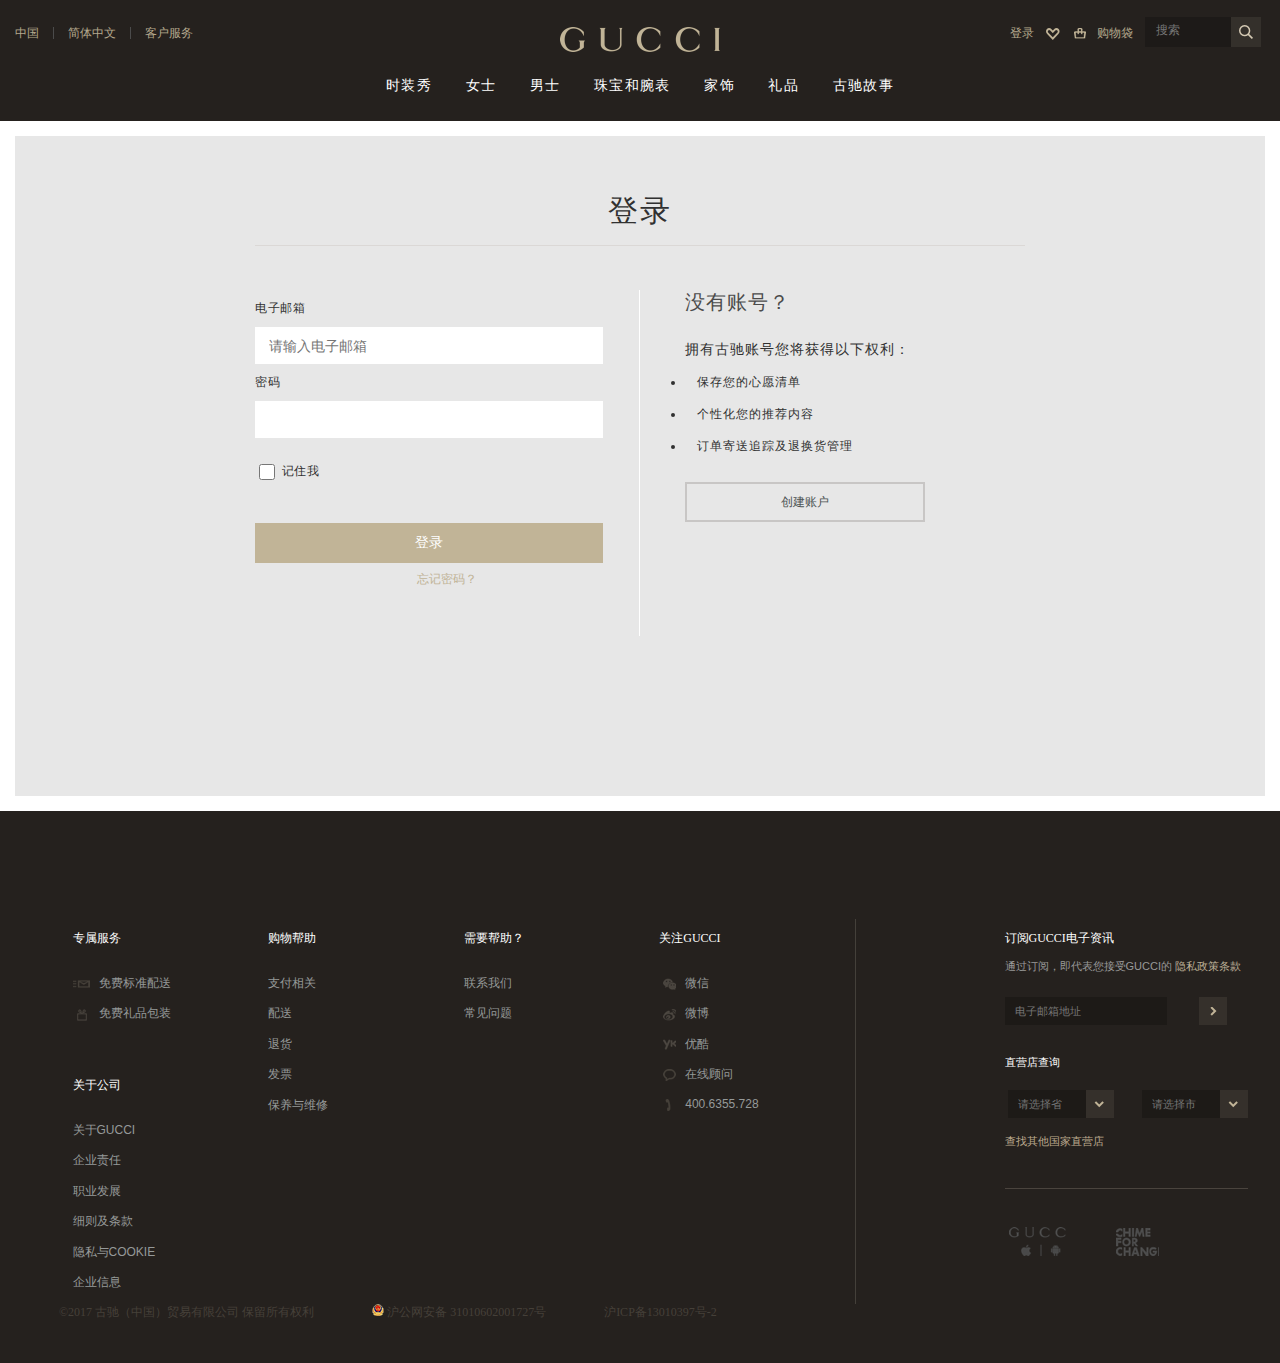
<file: public/login.html>
<!DOCTYPE html>
<html>
	<head>
		<meta charset="UTF-8">
		<meta name="viewport" content="width=device-width, initial-scale=1.0, minimum-scale=1.0, maximum-scale=1.0, user-scalable=no">
		<meta name="format-detection" content="telephone=no" />
		<meta name="format-detection" content="email=no" />
		<meta name="apple-mobile-web-app-capable" content="yes" />
		<meta name="apple-mobile-web-app-status-bar-style" content="black" />
		<title>GUCCI--登录</title>
		<link rel="stylesheet" href="stylesheets/base.css" />
		<link rel="stylesheet" href="stylesheets/common.css" />
		<link rel="stylesheet" href="stylesheets/login.css" />
		<link rel="stylesheet" href="stylesheets/reg.css" />
	</head>
	<body>
		<!--header-->
		<header>
			<ul class="h-left">
				<li>
					<a href="javascript:;">中国</a>
				</li>
				<li>
					<a href="javascript:;">简体中文</a>
				</li>
				<li>
					<a href="javascript:;">客户服务</a>
				</li>
				<li class="menu-left" style="display: none;">
					<i></i>
					菜单
				</li>
			</ul>
			<div class="logo">
				<a href="index.html">
					<img src="images/gucci-logo@2x.png" />
				</a>
			</div>
			<ul class="h-right">
				<li>
					<a href="javascript:;">登录</a>
				</li>
				<li>
					<a href="javascript:;"><i class="h-wish-icon"></i></a>
				</li>
				<li>
					<a href="javascript:;"><i class="h-shopcar-icon"></i>购物袋</a>
				</li>
				<li>
					<div class="h-search">
						<div class="h-search-text">
							<input type="tetx" placeholder="搜索" />
						</div>
						<i class="h-search-btn"></i>
					</div>
				</li>
				<li class="menu-right">
					<a href="javascript:;"></a>
					<a href="javascript:;"></a>
				</li>
					
			</ul>
			<nav>
				<ul>
					<li>
						<a href="javascript:;">时装秀</a>
						<div class="sub-nav-wrap">
							<div class="sub-nav">
								<div class="sub-list">
									<dl class="female">
										<dt>女士</dt>
										<dd>2018早春系列</dd>
										<dd>2017秋冬系列</dd>	
										<dd>2017早秋系列</dd>	
									</dl>
									<dl class="male">
										<dt>男士</dt>
										<dd>2018早春系列</dd>
										<dd>2017秋冬系列</dd>
										<dd>2017早秋系列</dd>
									</dl>
									<a href="javascript:;">
										<img src="images/15076500408341413_330X460.jpg" />
									</a>
								</div>
								
							</div>
						</div>
					</li>
					<li>
						<a href="javascript:;">女士</a>
						<div class="sub-nav-wrap">
							<div class="sub-nav">
								<div class="sub-list">
									<dl>
										<dt>手袋</dt>
										<dd>新作：Ophidia</dd>
										<dd>手提包</dd>	
										<dd>托特包</dd>	
										<dd>肩背包</dd>	
										<dd>双肩背包</dd>	
										<dd>腰包</dd>	
										<dd>迷你包&晚装包</dd>	
									</dl>
									<dl>
										<dt>女士服饰</dt>
										<dd>新作：连衣裙</dd>
										<dd>运动装</dd>	
										<dd>夹克&大衣</dd>	
										<dd>外套&飞行员夹克</dd>	
										<dd>上衣&衬衫</dd>	
										<dd>毛衣&开衫</dd>	
										<dd>裤装</dd>	
										<dd>牛仔装</dd>	
									</dl>
									<dl>
										<dt>女鞋</dt>
										<dd>高跟鞋</dd>
										<dd>凉鞋</dd>	
										<dd>莫卡辛鞋&乐福鞋</dd>	
										<dd>芭蕾舞鞋</dd>	
										<dd>拖鞋&穆勒鞋</dd>	
										<dd>靴子</dd>	
										<dd>运动鞋</dd>	
									</dl>
									<dl>
										<dt>配饰</dt>
										<dd>钱包&小皮件</dd>
										<dd>旅行箱包</dd>
										<dd>腰带</dd>
										<dd>丝织品&围巾</dd>
										<dd>帽子</dd>
										<dd>珠宝</dd>
										<dd>腕表</dd>
										<dd>短袜和连裤袜</dd>
										<dd>眼镜</dd>
										<dd>香水</dd>
									</dl>
									<a href="javascript:;">
										<img src="images/15084860772945750_330X460.jpg" />
									</a>
								</div>
							</div>
						</div>
					</li>
					<li>
						<a href="javascript:;">男士</a>
						<div class="sub-nav-wrap">
							<div class="sub-nav">
								<div class="sub-list">
									<dl>
										<dt>男士箱包</dt>
										<dd>新作：Gucci Print</dd>
										<dd>邮差包</dd>
										<dd>背包</dd>
										<dd>腰包</dd>		
										<dd>托特包</dd>	
										<dd>手拿包</dd>	
										<dd>公文包</dd>	
										<dd>行李袋</dd>	
									</dl>
									<dl>
										<dt>服饰</dt>
										<dd>新作：毛衣&开衫</dd>
										<dd>运动装</dd>
										<dd>夹克&大衣</dd>
										<dd>外套&飞行员夹克</dd>		
										<dd>衬衫</dd>	
										<dd>卫衣</dd>	
										<dd>T恤&Polo衫</dd>	
										<dd>裤装</dd>	
										<dd>牛仔装</dd>	
										<dd>西装</dd>	
									</dl>
									<dl>
										<dt>男鞋</dt>
										<dd>莫卡辛鞋&乐福鞋</dd>
										<dd>系带鞋</dd>
										<dd>靴子</dd>
										<dd>驾车鞋</dd>		
										<dd>运动鞋</dd>	
										<dd>凉鞋</dd>	
									</dl>
									<dl>
										<dt>配饰     </dt>
										<dd>钱包&小皮件 </dd>
										<dd>腰带     </dd>
										<dd>领带     </dd>
										<dd>围巾     </dd>		
										<dd>帽子和手套  </dd>	
										<dd>短袜     </dd>
										<dd>眼镜     </dd>
										<dd>珠宝     </dd>
										<dd>腕表     </dd>
										<dd>香水     </dd>
									</dl>
									<a href="javascript:;">
										<img src="images/15041987192659032_330X460.jpg" />
									</a>
								</div>
							</div>
						</div>
					</li>
					<li>
						<a href="javascript:;">珠宝和腕表</a>
						<div class="sub-nav-wrap">
							<div class="sub-nav">
								<div class="sub-list">
									<dl>
										<dt>女士</dt>
										<dd>银饰</dd>
										<dd>时尚首饰</dd>
									</dl>
									<dl>
										<dt>男士</dt>
										<dd>银饰</dd>
										<dd>时尚首饰</dd>
									</dl>
									<dl>
										<dt>腕表</dt>
										<dd>女士</dd>
										<dd>男士</dd>
									</dl>
									<dl>
										<dt>GUCCI GHOST</dt>
									</dl>
								</div>
							</div>
						</div>
					</li>
					<li>
						<a href="javascript:;">家饰</a>
						<div class="sub-nav-wrap">
							<div class="sub-nav">
								<div class="sub-list">
									<dl>
										<dt>浏览所有  </dt>
										<dd>家居香薰  </dd>
										<dd>马克杯   </dd>
										<dd>托盘&折叠桌</dd>
									</dl>
									<dl>
										<dt>靠垫</dt>
										<dd>椅子</dd>
										<dd>屏风</dd>
										<dd>壁纸</dd>
									</dl>
								</div>
							</div>
						</div>
					</li>
					<li>
						<a href="javascript:;">礼品</a>
						<div class="sub-nav-wrap">
							<div class="sub-nav">
								<div class="sub-list">
									<dl>
										<dt>男士礼品</dt>
										<dd>女士礼品  </dd>
									</dl>
									<dl>
										<dt>家饰礼品</dt>
									</dl>
								</div>
							</div>
						</div>
					</li>
					<li>
						<a href="javascript:;">古驰故事</a>
						<div class="sub-nav-wrap">
							<div class="sub-nav">
								<div class="sub-list">
									<dl>
										<dt>浏览所有</dt>
										<dd>秀场 </dd>
										<dd>广告大片</dd>
										<dd>视觉</dd>
									</dl>
									<dl>
										<dt>人物&活动</dt>
										<dd>设计元素 </dd>
										<dd>彩妆   </dd>
										<dd>配饰   </dd> 
									</dl>            
								</div>                
							</div>
						</div>
					</li>
				</ul>
			</nav>
		</header>
		<!--section-->
		<section>
			<div class="login-wrap">
				<div class="login">
					<article class="login-title">
						登录
					</article>
					<article class="login-content">
						<form class="login-form">
							<label>电子邮箱</label>
							<input type="text" class="e-mail" placeholder="请输入电子邮箱"/>
							<label>密码</label>
							<input type="text" class="pw"/>
							<div class="remember-wrap">
								<input type="checkbox" id="remember-me-box" />
								<label for="remember-me-box" id="remember-me">记住我</label>
							</div>
							<input type="submit" class="login-btn" value="登录">
							<a href="#" class="forget">忘记密码？</a>
						</form>
						<div class="login-create">
							<h3>没有账号？</h3>
							<p>拥有古驰账号您将获得以下权利：</p>
							<ul>
								<li>保存您的心愿清单</li>
								<li>个性化您的推荐内容</li>
								<li>订单寄送追踪及退换货管理</li>
							</ul>
							<button class="login-create-btn"><a href="reg.html">创建账户</a></button>
						</div>
					</article>
				</div>
			</div>
		</section>
		<!--footer-->
		<footer>
			<div class="footer-content">
				<div class="footer-ul-left">
					<ul class="just-for-you">
						<li>专属服务</li>
						<li><i></i><a href="javascript:;">免费标准配送</a></li>
						<li><i></i><a href="javascript:;"> 免费礼品包装</a></li>
					</ul>
					<ul>
						<li>购物帮助</li>
						<li><a href="javascript:;">支付相关</a></li>
						<li><a href="javascript:;">配送 </a></li>
						<li><a href="javascript:;">退货 </a></li>
						<li><a href="javascript:;">发票 </a></li>
						<li><a href="javascript:;">保养与维修 </a></li>
					</ul>
					<ul>
						<li>需要帮助？</li>
						<li><a href="javascript:;">联系我们</a></li>
						<li><a href="javascript:;">常见问题</a></li>
					</ul>
					<ul class="question">
						<li>关注GUCCI</li>
						<li><i></i><a href="javascript:;"> 微信</a></li>
						<li><i></i><a href="javascript:;"> 微博</a></li>
						<li><i></i><a href="javascript:;"> 优酷</a></li>
						<li><i></i><a href="javascript:;"> 在线顾问</a></li>
						<li><i></i><a href="javascript:;"> 400.6355.728</a></li>
					</ul>
					<ul class="about">
						<li>关于公司</li>
						<li><a href="javascript:;">关于GUCCI</a></li>
						<li><a href="javascript:;">企业责任 </a></li>
						<li><a href="javascript:;">职业发展 </a></li>
						<li><a href="javascript:;">细则及条款 </a></li>
						<li><a href="javascript:;">隐私与COOKIE </a></li>
						<li><a href="javascript:;">企业信息 </a></li>
					</ul>
				</div>
				<div class="footer-ul-right">
					<div class="take-info">
						<p class="footer-ul-right-title">订阅GUCCI电子资讯</p>
						<p class="footer-ul-right-explain">
							通过订阅，即代表您接受GUCCI的
							<a>隐私政策条款</a>
						</p>
						<form class="footer-email">
							<input class="text" type="text" placeholder="电子邮箱地址" />
							<input class="btn" type="button"/>
						</form>
					</div>
					<div class="other-shop">
						<p class="shop-query-title">直营店查询</p>
						<form class="shop-query">
								<div>
									<input class="province" type="text" placeholder="请选择省" />
									<input class="province-btn" type="button" />
								</div>
								<div>
									<input class="city" type="text" placeholder="请选择市" />
									<input class="city-btn" type="button" />
								</div>
						</form>
						<div class="otherCountry">
							<a href="javascript:;">查找其他国家直营店</a>
						</div>
						<div class="footer-info">
							<span></span>
							<span></span>
						</div>
					</div>
				</div>
			</div>
			<div class="Copyright-Information">
				<p>©2017 古驰（中国）贸易有限公司 保留所有权利</p>
				<p><i></i> 沪公网安备 31010602001727号 </p>
				<p>沪ICP备13010397号-2</p>
			</div>
		</footer>
	</body>
</html>
<script type="text/javascript" src="javascripts/jquery-1.8.3.min.js" ></script>
</file>
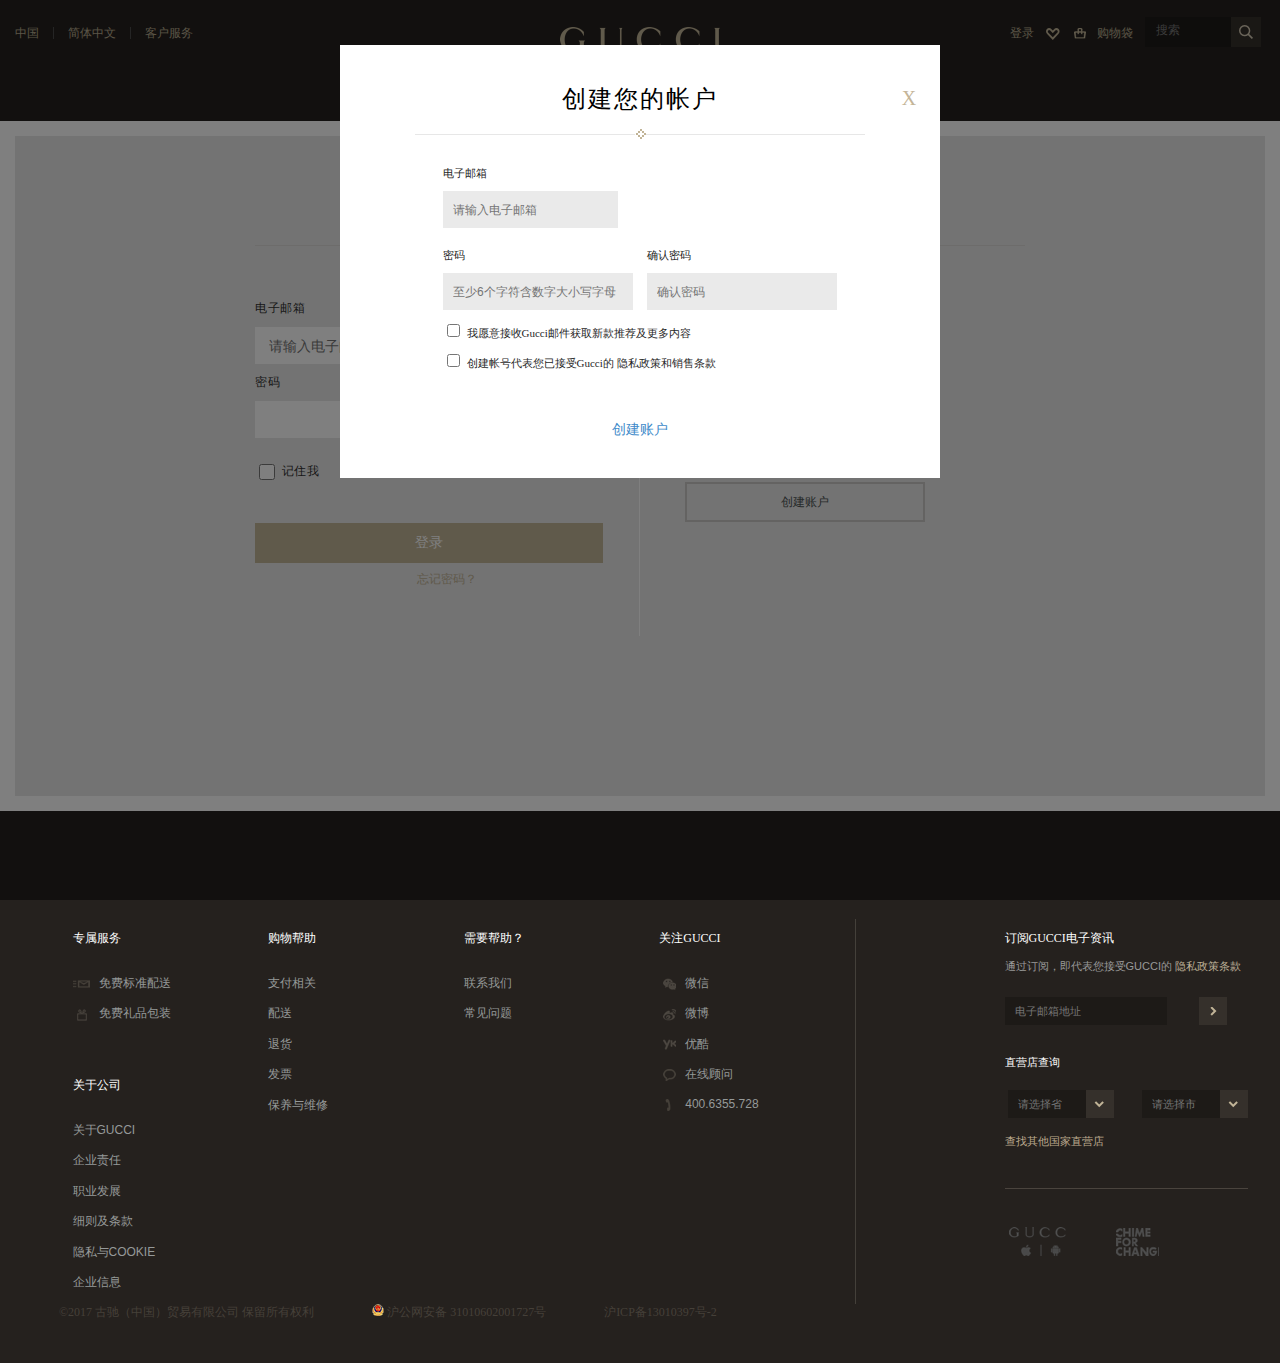
<file: public/reg.html>
<!DOCTYPE html>
<html>
	<head>
		<meta charset="UTF-8">
		<meta name="viewport" content="width=device-width, initial-scale=1.0, minimum-scale=1.0, maximum-scale=1.0, user-scalable=no">
		<meta name="format-detection" content="telephone=no" />
		<meta name="format-detection" content="email=no" />
		<meta name="apple-mobile-web-app-capable" content="yes" />
		<meta name="apple-mobile-web-app-status-bar-style" content="black" />
		<title>GUCCI--注册</title>
		<link rel="stylesheet" href="stylesheets/base.css" />
		<link rel="stylesheet" href="stylesheets/common.css" />
		<link rel="stylesheet" href="stylesheets/login.css" />
		<link rel="stylesheet" href="stylesheets/reg.css" />
	</head>
	<body>
		<!--reg-->
		<div class="cover">
			<div class="reg-wrap">
				<div class="reg">
					<div class="reg-in">
						<article class="reg-title">
							<div class="reg-close">X</div>
							<h3>创建您的帐户</h3>
						</article>
						<article class="reg-content">
							<form class="reg-form">
								<label class="e-mail-info">电子邮箱</label>
								<input type="text" class="e-mail" placeholder="请输入电子邮箱" />
								<div class="pw-box">
									<label class="pw-info">密码</label>
									<input type="text" class="pw" placeholder="至少6个字符含数字大小写字母" />
								</div>
								<div class="pw-check-box">
									<label class="pw-check-info">确认密码</label>
									<input type="text" class="pw-check" placeholder="确认密码" />
								</div>
								<div class="check-box" style="padding-top: 15px;">
									<input type="checkbox" id="i-agree1" />
									<label for="i-agree1">我愿意接收Gucci邮件获取新款推荐及更多内容</label>
								</div>
								<div class="check-box">
									<input type="checkbox" id="i-agree2" />
									<label for="i-agree2">创建帐号代表您已接受Gucci的 隐私政策和销售条款</label>
								</div>
								<div class="reg-btn">
									<a href="javascript:;">创建账户</a>
								</div>
							</form>
						</article>
					</div>
				</div>
			</div>
		</div>
		<!--header-->
		<header>
			<ul class="h-left">
				<li>
					<a href="javascript:;">中国</a>
				</li>
				<li>
					<a href="javascript:;">简体中文</a>
				</li>
				<li>
					<a href="javascript:;">客户服务</a>
				</li>
				<li class="menu-left" style="display: none;">
					<i></i>
					菜单
				</li>
			</ul>
			<div class="logo">
				<a href="index.html">
					<img src="images/gucci-logo@2x.png" />
				</a>
			</div>
			<ul class="h-right">
				<li>
					<a href="login.html">登录</a>
				</li>
				<li>
					<a href="javascript:;"><i class="h-wish-icon"></i></a>
				</li>
				<li>
					<a href="javascript:;"><i class="h-shopcar-icon"></i>购物袋</a>
				</li>
				<li>
					<div class="h-search">
						<div class="h-search-text">
							<input type="tetx" placeholder="搜索" />
						</div>
						<i class="h-search-btn"></i>
					</div>
				</li>
				<li class="menu-right">
					<a href="javascript:;"></a>
					<a href="javascript:;"></a>
				</li>
					
			</ul>
			<nav>
				<ul>
					<li>
						<a href="javascript:;">时装秀</a>
						<div class="sub-nav-wrap">
							<div class="sub-nav">
								<div class="sub-list">
									<dl class="female">
										<dt>女士</dt>
										<dd>2018早春系列</dd>
										<dd>2017秋冬系列</dd>	
										<dd>2017早秋系列</dd>	
									</dl>
									<dl class="male">
										<dt>男士</dt>
										<dd>2018早春系列</dd>
										<dd>2017秋冬系列</dd>
										<dd>2017早秋系列</dd>
									</dl>
									<a href="javascript:;">
										<img src="images/15076500408341413_330X460.jpg" />
									</a>
								</div>
								
							</div>
						</div>
					</li>
					<li>
						<a href="javascript:;">女士</a>
						<div class="sub-nav-wrap">
							<div class="sub-nav">
								<div class="sub-list">
									<dl>
										<dt>手袋</dt>
										<dd>新作：Ophidia</dd>
										<dd>手提包</dd>	
										<dd>托特包</dd>	
										<dd>肩背包</dd>	
										<dd>双肩背包</dd>	
										<dd>腰包</dd>	
										<dd>迷你包&晚装包</dd>	
									</dl>
									<dl>
										<dt>女士服饰</dt>
										<dd>新作：连衣裙</dd>
										<dd>运动装</dd>	
										<dd>夹克&大衣</dd>	
										<dd>外套&飞行员夹克</dd>	
										<dd>上衣&衬衫</dd>	
										<dd>毛衣&开衫</dd>	
										<dd>裤装</dd>	
										<dd>牛仔装</dd>	
									</dl>
									<dl>
										<dt>女鞋</dt>
										<dd>高跟鞋</dd>
										<dd>凉鞋</dd>	
										<dd>莫卡辛鞋&乐福鞋</dd>	
										<dd>芭蕾舞鞋</dd>	
										<dd>拖鞋&穆勒鞋</dd>	
										<dd>靴子</dd>	
										<dd>运动鞋</dd>	
									</dl>
									<dl>
										<dt>配饰</dt>
										<dd>钱包&小皮件</dd>
										<dd>旅行箱包</dd>
										<dd>腰带</dd>
										<dd>丝织品&围巾</dd>
										<dd>帽子</dd>
										<dd>珠宝</dd>
										<dd>腕表</dd>
										<dd>短袜和连裤袜</dd>
										<dd>眼镜</dd>
										<dd>香水</dd>
									</dl>
									<a href="javascript:;">
										<img src="images/15084860772945750_330X460.jpg" />
									</a>
								</div>
							</div>
						</div>
					</li>
					<li>
						<a href="javascript:;">男士</a>
						<div class="sub-nav-wrap">
							<div class="sub-nav">
								<div class="sub-list">
									<dl>
										<dt>男士箱包</dt>
										<dd>新作：Gucci Print</dd>
										<dd>邮差包</dd>
										<dd>背包</dd>
										<dd>腰包</dd>		
										<dd>托特包</dd>	
										<dd>手拿包</dd>	
										<dd>公文包</dd>	
										<dd>行李袋</dd>	
									</dl>
									<dl>
										<dt>服饰</dt>
										<dd>新作：毛衣&开衫</dd>
										<dd>运动装</dd>
										<dd>夹克&大衣</dd>
										<dd>外套&飞行员夹克</dd>		
										<dd>衬衫</dd>	
										<dd>卫衣</dd>	
										<dd>T恤&Polo衫</dd>	
										<dd>裤装</dd>	
										<dd>牛仔装</dd>	
										<dd>西装</dd>	
									</dl>
									<dl>
										<dt>男鞋</dt>
										<dd>莫卡辛鞋&乐福鞋</dd>
										<dd>系带鞋</dd>
										<dd>靴子</dd>
										<dd>驾车鞋</dd>		
										<dd>运动鞋</dd>	
										<dd>凉鞋</dd>	
									</dl>
									<dl>
										<dt>配饰     </dt>
										<dd>钱包&小皮件 </dd>
										<dd>腰带     </dd>
										<dd>领带     </dd>
										<dd>围巾     </dd>		
										<dd>帽子和手套  </dd>	
										<dd>短袜     </dd>
										<dd>眼镜     </dd>
										<dd>珠宝     </dd>
										<dd>腕表     </dd>
										<dd>香水     </dd>
									</dl>
									<a href="javascript:;">
										<img src="images/15041987192659032_330X460.jpg" />
									</a>
								</div>
							</div>
						</div>
					</li>
					<li>
						<a href="javascript:;">珠宝和腕表</a>
						<div class="sub-nav-wrap">
							<div class="sub-nav">
								<div class="sub-list">
									<dl>
										<dt>女士</dt>
										<dd>银饰</dd>
										<dd>时尚首饰</dd>
									</dl>
									<dl>
										<dt>男士</dt>
										<dd>银饰</dd>
										<dd>时尚首饰</dd>
									</dl>
									<dl>
										<dt>腕表</dt>
										<dd>女士</dd>
										<dd>男士</dd>
									</dl>
									<dl>
										<dt>GUCCI GHOST</dt>
									</dl>
								</div>
							</div>
						</div>
					</li>
					<li>
						<a href="javascript:;">家饰</a>
						<div class="sub-nav-wrap">
							<div class="sub-nav">
								<div class="sub-list">
									<dl>
										<dt>浏览所有  </dt>
										<dd>家居香薰  </dd>
										<dd>马克杯   </dd>
										<dd>托盘&折叠桌</dd>
									</dl>
									<dl>
										<dt>靠垫</dt>
										<dd>椅子</dd>
										<dd>屏风</dd>
										<dd>壁纸</dd>
									</dl>
								</div>
							</div>
						</div>
					</li>
					<li>
						<a href="javascript:;">礼品</a>
						<div class="sub-nav-wrap">
							<div class="sub-nav">
								<div class="sub-list">
									<dl>
										<dt>男士礼品</dt>
										<dd>女士礼品  </dd>
									</dl>
									<dl>
										<dt>家饰礼品</dt>
									</dl>
								</div>
							</div>
						</div>
					</li>
					<li>
						<a href="javascript:;">古驰故事</a>
						<div class="sub-nav-wrap">
							<div class="sub-nav">
								<div class="sub-list">
									<dl>
										<dt>浏览所有</dt>
										<dd>秀场 </dd>
										<dd>广告大片</dd>
										<dd>视觉</dd>
									</dl>
									<dl>
										<dt>人物&活动</dt>
										<dd>设计元素 </dd>
										<dd>彩妆   </dd>
										<dd>配饰   </dd> 
									</dl>            
								</div>                
							</div>
						</div>
					</li>
				</ul>
			</nav>
		</header>
		<!--section-->
		<section>
			<div class="login-wrap">
				<div class="login">
					<article class="login-title">
						登录
					</article>
					<article class="login-content">
						<form class="login-form">
							<label>电子邮箱</label>
							<input type="text" class="e-mail" placeholder="请输入电子邮箱"/>
							<label>密码</label>
							<input type="text" class="pw"/>
							<div class="remember-wrap">
								<input type="checkbox" id="remember-me-box" />
								<label for="remember-me-box" id="remember-me">记住我</label>
							</div>
							<button class="login-btn">登录</button>
							<a href="#" class="forget">忘记密码？</a>
						</form>
						<div class="login-create">
							<h3>没有账号？</h3>
							<p>拥有古驰账号您将获得以下权利：</p>
							<ul>
								<li>保存您的心愿清单</li>
								<li>个性化您的推荐内容</li>
								<li>订单寄送追踪及退换货管理</li>
							</ul>
							<button class="login-create-btn"><a href="#">创建账户</a></button>
						</div>
					</article>
				</div>
			</div>
		</section>
		<!--footer-->
		<footer>
			<div class="footer-content">
				<div class="footer-ul-left">
					<ul class="just-for-you">
						<li>专属服务</li>
						<li><i></i><a href="javascript:;">免费标准配送</a></li>
						<li><i></i><a href="javascript:;"> 免费礼品包装</a></li>
					</ul>
					<ul>
						<li>购物帮助</li>
						<li><a href="javascript:;">支付相关</a></li>
						<li><a href="javascript:;">配送 </a></li>
						<li><a href="javascript:;">退货 </a></li>
						<li><a href="javascript:;">发票 </a></li>
						<li><a href="javascript:;">保养与维修 </a></li>
					</ul>
					<ul>
						<li>需要帮助？</li>
						<li><a href="javascript:;">联系我们</a></li>
						<li><a href="javascript:;">常见问题</a></li>
					</ul>
					<ul class="question">
						<li>关注GUCCI</li>
						<li><i></i><a href="javascript:;"> 微信</a></li>
						<li><i></i><a href="javascript:;"> 微博</a></li>
						<li><i></i><a href="javascript:;"> 优酷</a></li>
						<li><i></i><a href="javascript:;"> 在线顾问</a></li>
						<li><i></i><a href="javascript:;"> 400.6355.728</a></li>
					</ul>
					<ul class="about">
						<li>关于公司</li>
						<li><a href="javascript:;">关于GUCCI</a></li>
						<li><a href="javascript:;">企业责任 </a></li>
						<li><a href="javascript:;">职业发展 </a></li>
						<li><a href="javascript:;">细则及条款 </a></li>
						<li><a href="javascript:;">隐私与COOKIE </a></li>
						<li><a href="javascript:;">企业信息 </a></li>
					</ul>
				</div>
				<div class="footer-ul-right">
					<div class="take-info">
						<p class="footer-ul-right-title">订阅GUCCI电子资讯</p>
						<p class="footer-ul-right-explain">
							通过订阅，即代表您接受GUCCI的
							<a>隐私政策条款</a>
						</p>
						<form class="footer-email">
							<input class="text" type="text" placeholder="电子邮箱地址" />
							<input class="btn" type="button"/>
						</form>
					</div>
					<div class="other-shop">
						<p class="shop-query-title">直营店查询</p>
						<form class="shop-query">
								<div>
									<input class="province" type="text" placeholder="请选择省" />
									<input class="province-btn" type="button" />
								</div>
								<div>
									<input class="city" type="text" placeholder="请选择市" />
									<input class="city-btn" type="button" />
								</div>
						</form>
						<div class="otherCountry">
							<a href="javascript:;">查找其他国家直营店</a>
						</div>
						<div class="footer-info">
							<span></span>
							<span></span>
						</div>
					</div>
				</div>
			</div>
			<div class="Copyright-Information">
				<p>©2017 古驰（中国）贸易有限公司 保留所有权利</p>
				<p><i></i> 沪公网安备 31010602001727号 </p>
				<p>沪ICP备13010397号-2</p>
			</div>
		</footer>
	</body>
</html>
<script type="text/javascript" src="javascripts/jquery-1.8.3.min.js" ></script>
<script type="text/javascript" src="javascripts/loginAndrReg.js" ></script>
</file>
<file: public/stylesheets/base.css>
@charset "UTF-8";
html,
body,
div,
span,
applet,
object,
iframe,
h1,
h2,
h3,
h4,
h5,
h6,
p,
blockquote,
pre,
a,
abbr,
acronym,
address,
big,
cite,
code,
del,
dfn,
em,
font,
img,
ins,
kbd,
q,
s,
samp,
small,
strike,
strong,
sub,
sup,
tt,
var,
dd,
dl,
dt,
li,
ol,
ul,
fieldset,
form,
label,
legend,
figure,
figcaption {
  margin: 0;
  padding: 0;
  border: 0;
  outline: 0; }

img {
  display: block;
  border: none; }

p {
  margin-bottom: 0; }

body,
a,
input,
button {
  font-family: "Microsoft Yahei", "Droid Sans Fallback", "Arial", "Helvetica", "sans-serif", "瀹嬩綋";
  font-size: 14px;
  outline: none;
  color: #666;
  text-decoration: none; }

ul {
  list-style-type: none;
  padding: 0;
  margin: 0; }

a {
  color: #428bca; }

a:hover {
  text-decoration: none; }

table {
  text-align: center;
  vertical-align: middle; }

th {
  text-align: center;
  vertical-align: middle; }

/*閫氱敤*/
.flt {
  float: left; }

.frt {
  float: right; }

.clr {
  clear: both; }

.mt5 {
  margin-top: 5px; }

.mt10 {
  margin-top: 10px; }

.mt15 {
  margin-top: 15px; }

.mt20 {
  margin-top: 20px; }

.mt5-i {
  margin-top: 5px !important; }

.mt10-i {
  margin-top: 10px !important; }

.mt15-i {
  margin-top: 15px !important; }

.mt20-i {
  margin-top: 20px !important; }

.mb5 {
  margin-bottom: 5px; }

.mb10 {
  margin-bottom: 10px; }

.mb15 {
  margin-bottom: 15px; }

.mb20 {
  margin-bottom: 20px; }

.mb5-i {
  margin-bottom: 5px !important; }

.mb10-i {
  margin-bottom: 10px !important; }

.mb15-i {
  margin-bottom: 15px !important; }

.mb20-i {
  margin-bottom: 20px !important; }

.ml5 {
  margin-left: 5px; }

.ml10 {
  margin-left: 10px; }

.ml15 {
  margin-left: 15px; }

.ml20 {
  margin-left: 20px; }

.ml5-i {
  margin-left: 5px !important; }

.ml10-i {
  margin-left: 10px !important; }

.ml15-i {
  margin-left: 15px !important; }

.ml20-i {
  margin-left: 20px !important; }

.mr5 {
  margin-right: 5px; }

.mr10 {
  margin-right: 10px; }

.mr15 {
  margin-right: 15px; }

.mr20 {
  margin-right: 20px; }

.mr5-i {
  margin-right: 5px !important; }

.mr10-i {
  margin-right: 10px !important; }

.mr15-i {
  margin-right: 15px !important; }

.mr20-i {
  margin-right: 20px !important; }

.pt5 {
  padding-top: 5px; }

.pt10 {
  padding-top: 10px; }

.pt15 {
  padding-top: 15px; }

.pt20 {
  padding-top: 20px; }

.pt5-i {
  padding-top: 5px !important; }

.pt10-i {
  padding-top: 10px !important; }

.pt15-i {
  padding-top: 15px !important; }

.pt20-i {
  padding-top: 20px !important; }

.pb5 {
  padding-bottom: 5px; }

.pb10 {
  padding-bottom: 10px; }

.pb15 {
  padding-bottom: 15px; }

.pb20 {
  padding-bottom: 20px; }

.pb5-i {
  padding-bottom: 5px !important; }

.pb10-i {
  padding-bottom: 10px !important; }

.pb15-i {
  padding-bottom: 15px !important; }

.pb20-i {
  padding-bottom: 20px !important; }

.pr5 {
  padding-right: 5px; }

.pr10 {
  padding-right: 10px; }

.pr15 {
  padding-right: 15px; }

.pr20 {
  padding-right: 20px; }

.pr5-i {
  padding-right: 5px !important; }

.pr10-i {
  padding-right: 10px !important; }

.pr15-i {
  padding-right: 15px !important; }

.pr20-i {
  padding-right: 20px !important; }

.pl5 {
  padding-left: 5px; }

.pl10 {
  padding-left: 10px; }

.pl15 {
  padding-left: 15px; }

.pl20 {
  padding-left: 20px; }

.pl5-i {
  padding-left: 5px !important; }

.pl10-i {
  padding-left: 10px !important; }

.pl15-i {
  padding-left: 15px !important; }

.pl20-i {
  padding-left: 20px !important; }

.block-center {
  display: block;
  margin-left: auto;
  margin-right: auto; }

.fz12 {
  font-size: 12px !important; }

.fz14 {
  font-size: 14px !important; }

.fz16 {
  font-size: 16px !important; }

.fz18 {
  font-size: 18px !important; }

.pre {
  position: relative !important; }

.c-w {
  color: #fff; }

.c-b {
  color: #000; }

.c-9 {
  color: #999; }

.c-6 {
  color: #666; }

.c-3 {
  color: #333; }

.c-w-i {
  color: #fff !important; }

.c-b-i {
  color: #000 !important; }

.c-9-i {
  color: #999 !important; }

.c-6-i {
  color: #666 !important; }

.c-3-i {
  color: #333 !important; }

.t-c {
  text-align: center; }

.t-c-i {
  text-align: center !important; }

.l-c {
  vertical-align: middle; }

.l-c-i {
  vertical-align: middle !important; }

.bz-bb {
  box-sizing: border-box;
  -moz-box-sizing: border-box;
  -webkit-box-sizing: border-box; }

.bz-cb {
  box-sizing: content-box;
  -moz-box-sizing: content-box;
  -webkit-box-sizing: content-box; }

.bc-w {
  background: #fff; }

.bc-w-i {
  background: #fff !important; }

.fw-in {
  font-weight: inherit !important; }

.fw-b {
  font-weight: bold; }

.cs-p {
  cursor: pointer !important; }

.clearfix:after {
  content: "";
  display: block;
  clear: both; }

.w1000 {
  width: 1000px;
  margin-left: auto;
  margin-right: auto; }

.w1024 {
  width: 1024px;
  margin-left: auto;
  margin-right: auto; }

.w900 {
  width: 900px;
  margin-left: auto;
  margin-right: auto; }

@media (max-width: 1442px) {
  html {
    font-size: 225px; } }
@media (max-width: 1282px) {
  html {
    font-size: 200px; } }
@media (max-width: 1026px) {
  html {
    font-size: 160px; } }
@media (max-width: 962px) {
  html {
    font-size: 150px; } }
@media (max-width: 952px) {
  html {
    font-size: 148.4375px; } }
@media (max-width: 902px) {
  html {
    font-size: 140.625px; } }
@media (max-width: 802px) {
  html {
    font-size: 125px; } }
@media (max-width: 775px) {
  html {
    font-size: 120.78125px; } }
@media (max-width: 770px) {
  html {
    font-size: 120px; } }
@media (max-width: 738px) {
  html {
    font-size: 115px; } }
@media (max-width: 734px) {
  html {
    font-size: 114.375px; } }
@media (max-width: 733px) {
  html {
    font-size: 114.21875px; } }
@media (max-width: 669px) {
  html {
    font-size: 104.21875px; } }
@media (max-width: 642px) {
  html {
    font-size: 100px; } }
@media (max-width: 602px) {
  html {
    font-size: 93.75px; } }
@media (max-width: 570px) {
  html {
    font-size: 88.75px; } }
@media (max-width: 535px) {
  html {
    font-size: 83.28125px; } }
@media (max-width: 437px) {
  html {
    font-size: 67.96875px; } }
@media (max-width: 416px) {
  html {
    font-size: 64.6875px; } }
@media (max-width: 413px) {
  html {
    font-size: 64.21875px; } }
@media (max-width: 386px) {
  html {
    font-size: 60px; } }
@media (max-width: 377px) {
  html {
    font-size: 58.59375px; } }
@media (max-width: 362px) {
  html {
    font-size: 56.25px; } }
@media (max-width: 322px) {
  html {
    font-size: 50px; } }

/*# sourceMappingURL=base.css.map */
</file>
<file: public/stylesheets/common.css>
html,
body {
  font-family: font;
  height: 100%; }

body {
  display: flex;
  flex-direction: column; }

header,
.banner {
  width: 100%; }

header {
  position: fixed;
  z-index: 9;
  top: 0;
  padding-top: 27px;
  background: #25211E; }
  header .h-left {
    position: absolute;
    overflow: hidden;
    z-index: 1; }
    header .h-left li {
      float: left; }
      header .h-left li a {
        width: 76px;
        display: block;
        color: #B4A88D;
        font-size: 12px;
        text-align: center;
        line-height: 12px;
        font-family: "FuturaLT-Book", "NotoSansCJKsc-Regular", "NotoSansCJKsc-Normal", "PingFangSC-Regular", "Hiragino Sans GB", "\5FAE\8F6F\96C5\9ED1", "Microsoft YaHei", sans-serif;
        font-size: 12px; }
      header .h-left li:nth-of-type(2) {
        border-left: 1px solid #4B4B4B;
        border-right: 1px solid #4B4B4B; }
        header .h-left li:nth-of-type(2) :hover {
          color: #B4A88D; }
      header .h-left li:nth-of-type(1) a {
        width: 53px; }
      header .h-left li:hover a {
        color: #fff; }
  header .logo {
    position: relative;
    width: 100%;
    text-align: center;
    padding-bottom: 14px; }
    header .logo a {
      overflow: hidden; }
      header .logo a img {
        display: inline;
        width: 160px;
        margin: 0 auto; }
  header .h-right {
    position: absolute;
    top: 27px;
    right: 0; }
    header .h-right li {
      margin-right: 2px;
      float: left; }
      header .h-right li:hover a {
        color: #fff; }
        header .h-right li:hover a .h-shopcar-icon {
          background-position: -265px -131px; }
        header .h-right li:hover a .h-wish-icon {
          background-position: -377px -84px; }
      header .h-right li:nth-of-type(2) {
        border: 0; }
      header .h-right li a {
        display: block;
        color: #B4A88D;
        font-size: 12px;
        text-align: center;
        line-height: 12px;
        font-family: "FuturaLT-Book", "NotoSansCJKsc-Regular", "NotoSansCJKsc-Normal", "PingFangSC-Regular", "Hiragino Sans GB", "\5FAE\8F6F\96C5\9ED1", "Microsoft YaHei", sans-serif; }
        header .h-right li a i {
          display: inline-block;
          background: url(../images/icon.png) no-repeat;
          vertical-align: middle; }
        header .h-right li a .h-wish-icon {
          width: 14px;
          height: 12px;
          background-position: -341px -84px;
          margin: 0 12px 0 10px; }
        header .h-right li a .h-shopcar-icon {
          width: 12px;
          height: 12px;
          background-position: -225px -131px;
          margin-right: 11px; }
      header .h-right li .h-search {
        position: relative;
        top: -10px;
        width: auto;
        height: 30px;
        padding: 0 15px 0 10px; }
        header .h-right li .h-search .h-search-text {
          box-sizing: border-box;
          display: inline-block;
          float: left;
          width: 86px;
          height: 30px;
          padding: 5px 41px 5px 11px;
          background-color: #1d1a18;
          border: none; }
          header .h-right li .h-search .h-search-text input {
            width: 64px;
            height: 16px;
            border: 0;
            padding: 0;
            font-size: 12px;
            color: #8D8D8D;
            background: #1D1A18; }
        header .h-right li .h-search .h-search-btn {
          float: right;
          display: inline-block;
          width: 30px;
          height: 30px;
          background-color: #34302B !important;
          background: url(../images/icon.png) no-repeat;
          background-position: -412px -76px; }
  header nav {
    position: relative; }
    header nav ul {
      position: relative;
      width: 100%;
      text-align: center; }
      header nav ul li {
        display: inline-block; }
        header nav ul li:hover > a {
          color: #BEB195; }
        header nav ul li > a {
          display: block;
          color: #fff;
          font-size: 14px;
          height: 51px;
          padding: 0 15px;
          line-height: 30px;
          letter-spacing: 1.34px;
          font-family: "FuturaLT-Heavy", "NotoSansCJKsc-demilight", "NotoSansCJKsc-Normal", "PingFangSC-Regular", "Hiragino Sans GB", "\5FAE\8F6F\96C5\9ED1", "Microsoft YaHei", sans-serif;
          position: relative;
          z-index: 1; }
          header nav ul li > a:before {
            position: absolute;
            display: none;
            content: "";
            left: 50%;
            bottom: 17px;
            height: 0;
            width: 0;
            margin-left: -4px;
            border: 0 solid transparent;
            border-bottom-color: #c1b497;
            border-bottom-width: 4px;
            border-left-width: 4px;
            border-right-width: 4px; }
        header nav ul li .sub-nav-wrap {
          top: -50%;
          opacity: 0;
          display: none;
          box-sizing: border-box;
          width: 100%;
          position: absolute;
          left: 0;
          padding: 0 15px;
          background-color: transparent;
          z-index: 1; }
          header nav ul li .sub-nav-wrap .sub-nav {
            width: 94%;
            position: absolute;
            max-width: 1200px;
            padding: 20px 15px;
            background-color: rgba(255, 255, 255, 0.95); }
            header nav ul li .sub-nav-wrap .sub-nav .sub-list {
              display: inline-block;
              max-width: 1200px;
              margin: 0 auto;
              overflow: hidden;
              font-size: 0;
              text-align: center; }
              header nav ul li .sub-nav-wrap .sub-nav .sub-list dl {
                float: left;
                cursor: pointer;
                text-align: center;
                width: 158px; }
                header nav ul li .sub-nav-wrap .sub-nav .sub-list dl dt {
                  color: #313131;
                  text-align: left;
                  display: block;
                  position: relative;
                  padding: 0 15px;
                  font-size: 12px;
                  line-height: 12px;
                  margin: 5px 0 30px; }
                header nav ul li .sub-nav-wrap .sub-nav .sub-list dl dd {
                  color: #747070;
                  font-size: 12px;
                  line-height: 12px;
                  padding: 0 15px;
                  text-align: left;
                  margin: 10px 0 20px; }
              header nav ul li .sub-nav-wrap .sub-nav .sub-list > a {
                display: inline-block;
                position: relative;
                width: 165px;
                height: 230px;
                top: 0;
                left: 0;
                text-align: center;
                margin: 0 auto;
                font-size: 0;
                margin-bottom: 48px;
                margin-left: 50px; }
                header nav ul li .sub-nav-wrap .sub-nav .sub-list > a > img {
                  position: absolute;
                  width: 100%;
                  height: 100%; }

section {
  margin-top: 121px; }
footer {
  margin-top: 15px;
  box-sizing: border-box;
  width: 100%;
  background: #25211E;
  position: relative;
  z-index: -9;
  padding: 48px 15px 21px; }
  footer .footer-content {
    box-sizing: border-box;
    max-width: 1215px;
    margin: 0 auto;
    padding: 60px 0 21px 40px; }
    footer .footer-content .footer-ul-left {
      float: left;
      border-right: 1px solid #44403A;
      display: inline-block;
      vertical-align: top;
      width: 66.66667%;
      padding-top: 11px;
      box-sizing: border-box; }
      footer .footer-content .footer-ul-left ul {
        float: left;
        width: 25%; }
        footer .footer-content .footer-ul-left ul li {
          font-size: 12px; }
          footer .footer-content .footer-ul-left ul li:nth-of-type(1) {
            margin-bottom: 28px !important;
            color: #fff; }
          footer .footer-content .footer-ul-left ul li i {
            display: inline-block;
            width: 17px;
            height: 12px;
            margin-right: 9px;
            background-image: url("../images/icon.png");
            vertical-align: middle; }
          footer .footer-content .footer-ul-left ul li a {
            display: inline-block;
            font-size: 12px;
            color: #959999;
            margin-bottom: 13.4px; }
      footer .footer-content .footer-ul-left .just-for-you li:nth-of-type(2) i {
        background-position: -4px -370px; }
      footer .footer-content .footer-ul-left .just-for-you li:nth-of-type(3) i {
        background-position: -27px -372px; }
      footer .footer-content .footer-ul-left .question li:nth-of-type(2) i {
        background-position: -47px -372px; }
      footer .footer-content .footer-ul-left .question li:nth-of-type(3) i {
        background-position: -71px -372px; }
      footer .footer-content .footer-ul-left .question li:nth-of-type(4) i {
        background-position: -95px -372px; }
      footer .footer-content .footer-ul-left .question li:nth-of-type(5) i {
        background-position: -119px -372px; }
      footer .footer-content .footer-ul-left .question li:nth-of-type(6) i {
        background-position: -140px -372px; }
      footer .footer-content .footer-ul-left .question li:nth-of-type(7) i {
        background-position: -47px -372px; }
      footer .footer-content .footer-ul-left .about {
        margin-top: -50px;
        clear: both; }
    footer .footer-content .footer-ul-right {
      float: right;
      padding-top: 11px; }
      footer .footer-content .footer-ul-right .take-info .footer-ul-right-title {
        color: #fff;
        font-size: 12px; }
      footer .footer-content .footer-ul-right .take-info .footer-ul-right-explain {
        font-family: "FuturaLT-Book", "NotoSansCJKsc-Regular", "NotoSansCJKsc-Normal", "PingFangSC-Regular", "Hiragino Sans GB", "\5FAE\8F6F\96C5\9ED1", "Microsoft YaHei", sans-serif;
        font-size: 11px;
        color: #999999;
        letter-spacing: 0;
        margin-top: 12px; }
        footer .footer-content .footer-ul-right .take-info .footer-ul-right-explain a {
          font-size: 11px;
          color: #BCAF97; }
      footer .footer-content .footer-ul-right .take-info .footer-email {
        width: 222px;
        height: 28px;
        margin: 23px 0 20px; }
        footer .footer-content .footer-ul-right .take-info .footer-email .text {
          box-sizing: border-box;
          padding: 0 10px;
          border: 0;
          background: #1D1A17;
          font-size: 11px;
          float: left;
          background: #1D1A17;
          color: #4A443E;
          width: 73%;
          height: 28px; }
        footer .footer-content .footer-ul-right .take-info .footer-email .btn {
          width: 28px;
          height: 28px;
          display: inline-block;
          cursor: pointer;
          outline: 0 none;
          overflow: hidden;
          background-color: #35302B;
          border: 1px solid #35302B;
          background-image: url("../images/icon.png");
          background-repeat: no-repeat;
          padding: 0;
          float: right;
          background-position: -102px 9px; }
      footer .footer-content .footer-ul-right .other-shop .shop-query-title {
        box-sizing: border-box;
        padding: 10px 0 20px;
        color: #fff;
        font-size: 11px; }
      footer .footer-content .footer-ul-right .other-shop .shop-query > div:nth-of-type(1) {
        float: left;
        height: 28px;
        padding: 0 28px 0 3px;
        box-sizing: border-box; }
        footer .footer-content .footer-ul-right .other-shop .shop-query > div:nth-of-type(1) .province {
          width: 78px;
          height: 28px;
          box-sizing: border-box;
          padding: 0 10px;
          border: 0;
          background: #1D1A17;
          font-size: 11px;
          float: left;
          background: #1D1A17;
          color: #4A443E; }
        footer .footer-content .footer-ul-right .other-shop .shop-query > div:nth-of-type(1) .province-btn {
          width: 28px;
          height: 28px;
          display: inline-block;
          cursor: pointer;
          outline: 0 none;
          overflow: hidden;
          background-color: #35302B;
          border: 1px solid #35302B;
          background-image: url("../images/icon.png");
          background-repeat: no-repeat;
          padding: 0;
          float: right;
          background-position: -171px -362px; }
      footer .footer-content .footer-ul-right .other-shop .shop-query > div:nth-of-type(2) {
        float: left; }
        footer .footer-content .footer-ul-right .other-shop .shop-query > div:nth-of-type(2) .city {
          box-sizing: border-box;
          padding: 0 10px;
          border: 0;
          background: #1D1A17;
          font-size: 11px;
          float: left;
          background: #1D1A17;
          color: #4A443E;
          width: 78px;
          height: 28px; }
        footer .footer-content .footer-ul-right .other-shop .shop-query > div:nth-of-type(2) .city-btn {
          width: 28px;
          height: 28px;
          display: inline-block;
          cursor: pointer;
          outline: 0 none;
          overflow: hidden;
          background-color: #35302B;
          border: 1px solid #35302B;
          background-image: url("../images/icon.png");
          background-repeat: no-repeat;
          padding: 0;
          float: right;
          background-position: -171px -362px; }
      footer .footer-content .footer-ul-right .otherCountry {
        margin-top: 15px;
        float: left;
        padding-bottom: 39px;
        width: 100%;
        border-bottom: 1px solid #4A443E; }
        footer .footer-content .footer-ul-right .otherCountry a {
          color: #BCAA8F;
          font-size: 11px; }
      footer .footer-content .footer-ul-right .footer-info span {
        display: inline-block;
        margin-top: 38px;
        margin-bottom: 5px;
        background-image: url("../images/icon.png"); }
        footer .footer-content .footer-ul-right .footer-info span:nth-of-type(1) {
          width: 64px;
          height: 29px;
          background-position: -194px -372px; }
        footer .footer-content .footer-ul-right .footer-info span:nth-of-type(2) {
          width: 47px;
          height: 28px;
          background-position: -343px -372px;
          margin-left: 40px; }
  footer .Copyright-Information {
    clear: both;
    padding: 0 44px;
    margin-top: 10px;
    overflow: hidden;
    margin-bottom: 21px; }
    footer .Copyright-Information p {
      float: left;
      color: #454039;
      font-size: 12px;
      margin-right: 58px; }
      footer .Copyright-Information p i {
        display: inline-block;
        width: 12px;
        height: 12px;
        background: url("../images/icon.png");
        background-position: -668px -40px; }

@media screen and (max-width: 1024px) {
	section{
		margin-top: 70px;
	}
  body header .h-left li {
    display: none; }
  body header .h-left .menu-left {
    display: block !important;
    margin-left: 20px;
    font-size: 17px;
    color: #646463; }
    body header .h-left .menu-left i {
      display: inline-block;
      width: 27px;
      height: 21px;
      background: url("../images/icon@2x.png");
      background-size: 500px;
      background-position: -30px -211px;
      vertical-align: middle;
      margin-right: 10px; }
  body header .h-right {
    margin-right: 10px; }
    body header .h-right li {
      display: none; }
    body header .h-right .menu-right {
      display: block; }
      body header .h-right .menu-right a {
        display: inline-block;
        width: 24px;
        height: 24px;
        background-image: url("../images/icon@2x.png");
        background-repeat: no-repeat;
        background-size: 500px;
        margin-left: 31px; }
        body header .h-right .menu-right a:nth-of-type(1) {
          background-position: -77px -208px; }
        body header .h-right .menu-right a:nth-of-type(2) {
          background-position: -114px -208px; }
  body header nav {
    display: none; }
  body section {
    margin-top: 70px; }
    body section .product-wrap {
      padding: 0; }
  body footer {
    margin-top: 0; }
    body footer .footer-content .footer-ul-left {
      width: 100%;
      border-right: 0;
      border-bottom: 1px solid #44403A;
      padding-bottom: 10px; }
    body footer .footer-content .footer-ul-right {
      width: 100%;
      padding-top: 30px; }
      body footer .footer-content .footer-ul-right .take-info {
        float: left;
        width: 50%; }
      body footer .footer-content .footer-ul-right .other-shop {
        box-sizing: border-box;
        float: right;
        width: 50%;
        padding-left: calc(10% - 3px);
        border-left: 1px solid #44403A; }
        body footer .footer-content .footer-ul-right .other-shop .otherCountry {
          border: 0; }
    body footer .Copyright-Information {
      padding-top: 40px; }
      body footer .Copyright-Information p {
        clear: both; } }
@media screen and (max-width: 767px) {
	section{
		margin-top: 70px;
	}
  body header {
    padding-top: 17px !important; }
    body header .h-left .menu-left {
      font-size: 12px; }
      body header .h-left .menu-left > i {
        width: 23px !important;
        height: 21px !important;
        background-position: -19px -133px;
        background-size: 320px; }
    body header .logo a img {
      width: 96px; }
    body header .h-right {
      top: 16px !important; }
      body header .h-right .menu-right {
        display: block; }
        body header .h-right .menu-right a {
          margin: 0 !important;
          display: inline-block;
          width: 18px;
          height: 24px;
          background-image: url("../images/icon@2x.png");
          background-repeat: no-repeat;
          background-size: 320px !important;
          margin-left: 31px; }
          body header .h-right .menu-right a:nth-of-type(1) {
            background-position: -49px -128px; }
          body header .h-right .menu-right a:nth-of-type(2) {
            background-position: -70px -128px; }
  body section {
    margin-top: 50px; } }

/*# sourceMappingURL=common.css.map */
</file>
<file: public/stylesheets/index.css>
section .banner {
  position: relative;}
  section .banner .bigbanner {
    display: block;
    height: 100%;
    width: 100%; }
  section .banner .smallbanner {
    display: none; }
  section .banner h3 {
    position: absolute;
    left: 50%;
    margin-left: -185px;
    font-family: "FuturaLT-Light", "NotoSansCJKsc-Light", "NotoSansCJKsc-Normal", "PingFangSC-Regular", "Hiragino Sans GB", "\5FAE\8F6F\96C5\9ED1", "Microsoft YaHei", sans-serif;
    font-size: 56px;
    font-weight: normal;
    color: #FFFFFF;
    letter-spacing: 2px;
    line-height: 48px;
    padding: 143px 0 21px;
    text-align: center;
    vertical-align: middle; }
  section .banner .banner-btn {
    position: absolute;
    left: 50%;
    margin-left: -165px;
    top: 220px; }
    section .banner .banner-btn div {
      box-sizing: border-box;
      float: left;
      margin: 0 10px;
      width: 145px;
      letter-spacing: 1px;
      background: #C1B497;
      border: 2px solid #C1B497;
      color: #ffffff;
      display: inline-block;
      font-weight: normal;
      vertical-align: middle;
      min-width: 128px;
      padding: 0 5px;
      height: 40px;
      line-height: 36px;
      font-size: 12px;
      text-align: center; }
  section .banner .banner-free {
    position: absolute;
    right: 24px;
    height: auto;
    width: auto;
    font-size: 25px;
    bottom: 0; }
    section .banner .banner-free a {
      font-size: 14px;
      color: #FFFFFF;
      letter-spacing: 0;
      line-height: 14px;
      display: inline-block;
      margin-bottom: 20px; }
section .product-wrap {
  position: relative;
  padding: 0 15px; }
  section .product-wrap > i {
    position: absolute;
    display: block;
    width: 48px;
    height: 48px;
    left: 50%;
    top: -38px;
    margin-left: -24px;
    background: url("../images/icon.png") no-repeat;
    background-position: -769px -85px;
    z-index: 3; }
  section .product-wrap .product-show {
    position: relative;
    width: 100%;
    background: #E7E7E7;
    text-align: center;
    padding-left: 30px;
    padding-right: 30px;
    border-bottom: 1px solid #fff;
    box-sizing: border-box;
    text-align: center;
    overflow: hidden; }
    section .product-wrap .product-show > img {
      width: 100%;
      height: 100%; }
    section .product-wrap .product-show .pro-bigPic {
      display: inline-block;
      max-width: 695px;
      margin: 0 auto; }
      section .product-wrap .product-show .pro-bigPic > img {
        margin-top: -80px;
        display: block;
        width: 100%;
        height: 100%; }
    section .product-wrap .product-show .gtz > img {
      width: 462px;
      margin-top: 80px !important; }
    section .product-wrap .product-show .pro-smallPic2 {
      float: left !important;
      left: 3%;
      top: 650px !important; }
    section .product-wrap .product-show .pro-smallPic3 {
      top: 50% !important; }
    section .product-wrap .product-show .pro-smallPic {
      box-sizing: border-box;
      position: absolute;
      display: inline-block;
      background-color: #f5f5f5;
      max-width: 180px;
      width: 100%;
      min-height: 100px;
      float: right;
      right: 5%;
      top: 100px;
      padding: 40px 27px 16px 25px; }
      section .product-wrap .product-show .pro-smallPic > img {
        width: 80px;
        display: block;
        margin: 0 auto;
        padding-bottom: 20px; }
      section .product-wrap .product-show .pro-smallPic .pro-title {
        font-family: "FuturaLT-Light", "NotoSansCJKsc-Light", "NotoSansCJKsc-Normal", "PingFangSC-Regular", "Hiragino Sans GB", "\5FAE\8F6F\96C5\9ED1", "Microsoft YaHei", sans-serif;
        font-style: normal;
        font-weight: light;
        color: #4b4b4b;
        font-size: 20px;
        margin-bottom: 18px; }
      section .product-wrap .product-show .pro-smallPic > i {
        font-family: "TimesNewRomanPS-ItalicMT", "STSong", "NotoSansCJKsc-Normal", "PingFangSC-Regular", "Hiragino Sans GB", "\5FAE\8F6F\96C5\9ED1", "Microsoft YaHei", sans-serif;
        color: #666;
        font-size: 12px;
        line-height: 20px;
        display: block;
        margin-bottom: 16px; }
      section .product-wrap .product-show .pro-smallPic .pro-more {
        font-family: "FuturaLT-Book", "NotoSansCJKsc-Regular", "NotoSansCJKsc-Normal", "PingFangSC-Regular", "Hiragino Sans GB", "\5FAE\8F6F\96C5\9ED1", "Microsoft YaHei", sans-serif;
        color: #666;
        display: inline-block;
        font-size: 12px;
        padding-right: 15px;
        margin-bottom: 37px;
        padding-top: 1px;
        position: relative;
        text-transform: uppercase;
        line-height: 1.2;
        letter-spacing: 1px;
        vertical-align: middle; }
        section .product-wrap .product-show .pro-smallPic .pro-more:after {
          content: "";
          width: 10px;
          cursor: pointer;
          height: 10px;
          line-height: 1.2;
          margin-top: -1px;
          vertical-align: middle;
          display: block;
          left: auto;
          position: absolute;
          right: -4px;
          top: 6px;
          width: 10px;
          height: 10px;
          background: url("../images/icon.png") no-repeat;
          background-position: -74px 0; }
    section .product-wrap .product-show .pro-zc {
      margin-top: 260px !important; }
    section .product-wrap .product-show .pro-content {
      position: relative;
      bottom: 50px;
      margin-top: 0; }
      section .product-wrap .product-show .pro-content > p {
        font-size: 12px;
        letter-spacing: 1.65px;
        text-transform: uppercase; }
      section .product-wrap .product-show .pro-content > h2 {
        font-family: "FuturaLT-Light", "NotoSansCJKsc-Light", "NotoSansCJKsc-Normal", "PingFangSC-Regular", "Hiragino Sans GB", "\5FAE\8F6F\96C5\9ED1", "Microsoft YaHei", sans-serif;
        font-style: normal;
        font-weight: normal;
        color: #313131;
        font-size: 36px;
        text-transform: capitalize;
        letter-spacing: 2px;
        line-height: 44px; }
      section .product-wrap .product-show .pro-content > b {
        display: inline-block;
        height: 10px;
        width: 10px;
        background: url("../images/icon.png") no-repeat;
        background-position: -225px 0;
        margin: 20px 0; }
      section .product-wrap .product-show .pro-content > div {
        font-family: "FuturaLT-Book", "NotoSansCJKsc-Regular", "NotoSansCJKsc-Normal", "PingFangSC-Regular", "Hiragino Sans GB", "\5FAE\8F6F\96C5\9ED1", "Microsoft YaHei", sans-serif;
        min-width: 151px;
        font-size: 12px;
        line-height: 40px;
        background: #C1B497;
        padding: 0 5px;
        height: 40px;
        width: 141px;
        margin: 0 auto; }
        section .product-wrap .product-show .pro-content > div > a {
          color: #FFFFFF; }
    section .product-wrap .product-show .video-copy {
      position: absolute;
      width: 160px;
      height: auto;
      left: 50%;
      top: 50%;
      margin-left: -80px;
      margin-top: -176px;
      background-color: #f5f5f5;
      box-sizing: border-box;
      text-align: center; }
      section .product-wrap .product-show .video-copy span {
        display: block;
        font-family: "FuturaLT-Light", "NotoSansCJKsc-Light", "NotoSansCJKsc-Normal", "PingFangSC-Regular", "Hiragino Sans GB", "\5FAE\8F6F\96C5\9ED1", "Microsoft YaHei", sans-serif;
        font-size: 24px;
        color: #4B4B4B;
        line-height: 24px;
        font-style: normal;
        font-weight: 200;
        padding: 42px 0 25px;
        margin: 0 auto;
        width: 125px;
        text-align: center; }
      section .product-wrap .product-show .video-copy i {
        display: block;
        font-family: "TimesNewRomanPS-ItalicMT", "STSong", "NotoSansCJKsc-Normal", "PingFangSC-Regular", "Hiragino Sans GB", "\5FAE\8F6F\96C5\9ED1", "Microsoft YaHei", sans-serif;
        font-style: normal;
        font-weight: 400;
        color: #666;
        font-size: 14px;
        font-style: italic;
        line-height: 20px;
        margin: 0 auto;
        padding-bottom: 23px;
        width: 125px;
        min-height: 80px; }
      section .product-wrap .product-show .video-copy a {
        cursor: pointer;
        display: block;
        padding: 0 0 40px;
        min-height: 30px;
        font-size: 13px;
        color: #313131; }
        section .product-wrap .product-show .video-copy a b {
          display: inline-block;
          width: 9px;
          height: 8px;
          vertical-align: middle;
          background: url("../images/icon.png") no-repeat -109px 0;
          vertical-align: middle; }
  section .product-wrap .gucci-story > p {
    padding: 63px 0 67px;
    position: relative;
    text-align: center;
    font-family: "FuturaLT-Light", "NotoSansCJKsc-Light", "NotoSansCJKsc-Normal", "PingFangSC-Regular", "Hiragino Sans GB", "\5FAE\8F6F\96C5\9ED1", "Microsoft YaHei", sans-serif;
    font-weight: 200;
    font-size: 36px;
    text-transform: uppercase;
    letter-spacing: 4px;
    line-height: 36px;
    color: #313131;
    letter-spacing: 2px; }
  section .product-wrap .gucci-story > i {
    display: block;
    background: #d0c4ae none repeat scroll 0 0;
    height: 1px;
    left: 50%;
    position: relative;
    width: 20%;
    margin-left: -10%; }
  section .product-wrap .gucci-story .gucci-story-part {
    margin-top: 50px;
    width: 100%; }
    section .product-wrap .gucci-story .gucci-story-part .stories {
      overflow: hidden;
      position: relative; }
      section .product-wrap .gucci-story .gucci-story-part .stories > dl {
        float: left;
        width: 33.33%;
        height: auto; }
        section .product-wrap .gucci-story .gucci-story-part .stories > dl > dt {
          width: 100%;
          height: auto; }
          section .product-wrap .gucci-story .gucci-story-part .stories > dl > dt > img {
            display: block;
            margin: 0 auto;
            width: 85%; }
        section .product-wrap .gucci-story .gucci-story-part .stories > dl dd p {
          font-family: "FuturaLT-Light", "NotoSansCJKsc-Light", "NotoSansCJKsc-Normal", "PingFangSC-Regular", "Hiragino Sans GB", "\5FAE\8F6F\96C5\9ED1", "Microsoft YaHei", sans-serif;
          font-style: normal;
          font-size: 20px;
          margin-top: 47px;
          min-height: 12px;
          color: #000000;
          line-height: 20px; }
        section .product-wrap .gucci-story .gucci-story-part .stories > dl dd a {
          font-family: "FuturaLT-Book", "NotoSansCJKsc-DemiLight", "NotoSansCJKsc-Normal", "PingFangSC-Regular", "Hiragino Sans GB", "\5FAE\8F6F\96C5\9ED1", "Microsoft YaHei", sans-serif;
          font-style: normal;
          color: #666;
          display: inline-block;
          font-size: 12px;
          margin-bottom: 50px;
          margin-top: 8px;
          padding-right: 7px;
          position: relative;
          text-transform: uppercase; }
        section .product-wrap .gucci-story .gucci-story-part .stories > dl dd b {
          display: inline-block;
          width: 9px;
          height: 8px;
          vertical-align: middle;
          background: url("../images/icon.png") no-repeat -109px 0;
          vertical-align: middle; }
      section .product-wrap .gucci-story .gucci-story-part .stories .part-down-left,
      section .product-wrap .gucci-story .gucci-story-part .stories .part-down-right {
        position: absolute;
        bottom: 0; }
      section .product-wrap .gucci-story .gucci-story-part .stories .part-down-left {
        clear: both;
        left: 0px; }
      section .product-wrap .gucci-story .gucci-story-part .stories .part-down-right {
        float: right;
        right: 0px; }
    section .product-wrap .gucci-story .gucci-story-part .allStory {
      padding: 9px 0 60px;
      position: relative;
      text-align: center;
      clear: both; }
      section .product-wrap .gucci-story .gucci-story-part .allStory a {
        display: inline-block;
        width: 151px;
        line-height: 38px;
        background: #C1B497;
        border: 2px solid #C1B497;
        color: #ffffff; }

@media screen and (max-width: 1023px) {
  section .product-wrap {
    padding: 0; }
    section .product-wrap > i {
      top: -24px; }
    section .product-wrap .pro-bigPic > img {
      height: auto !important;
      width: 300px !important;
      margin-top: -20px !important; }
    section .product-wrap .pro-smallPic {
      padding: 30px 30px 20px; }
      section .product-wrap .pro-smallPic > p {
        font-size: 16px !important; }
      section .product-wrap .pro-smallPic > i {
        display: none !important; }
      section .product-wrap .pro-smallPic .pro-more {
        font-size: 12px !important;
        margin-bottom: 20px !important; }
    section .product-wrap .pro-content > h2 {
      font-size: 24px !important; } }
@media screen and (max-width: 767px) {
    section .banner .bigbanner {
      display: none; }
    section .banner .smallbanner {
      display: block;
      height: auto;
      width: 100%; }
  section .product-wrap {
    padding: 0; }
    section .product-wrap > i {
      top: -24px; }
    section .product-wrap .pro-bigPic > img {
      height: auto !important;
      width: 300px !important;
      margin-top: -20px !important; }
    section .product-wrap .pro-smallPic {
      display: none !important; }
    section .product-wrap .pro-content > h2 {
      font-size: 18px !important; }
    section .product-wrap .video-copy {
      width: 128px !important;
      height: 269px !important; }
      section .product-wrap .video-copy .video-title {
        font-size: 14px !important; }
      section .product-wrap .video-copy > i {
        font-size: 12px !important; }
      section .product-wrap .video-copy > a {
        font-size: 12px !important; }
    section .product-wrap .gucci-story > p {
      font-size: 18px;
      padding: 42px 0; } }

/*# sourceMappingURL=index.css.map */
</file>
<file: public/stylesheets/detail.css>
section {
  margin-top: 136px; }
  section .product-wrap {
    position: relative;
    padding: 0 15px; }
    section .product-wrap .product-show {
      position: relative;
      width: 100%;
      text-align: center;
      border-bottom: 1px solid #fff;
      box-sizing: border-box;
      text-align: center;
      overflow: hidden;
      background: #e7e7e7; }
      section .product-wrap .product-show .backOrface {
        display: inline-block;
        position: absolute;
        left: 0;
        text-align: center;
        top: 30%;
        width: 53px; }
        section .product-wrap .product-show .backOrface ul {
          display: inline-block;
          position: relative;
          width: 100%; }
          section .product-wrap .product-show .backOrface ul li {
            font-size: 12px;
            margin: 0 10px 0 auto;
            padding-bottom: 14px;
            padding-top: 14px;
            position: relative;
            width: 33px;
            font-family: "FuturaLT-Book", "NotoSansCJKsc-demilight", "NotoSansCJKsc-Normal", "PingFangSC-Regular", "Hiragino Sans GB", "\5FAE\8F6F\96C5\9ED1", "Microsoft YaHei", sans-serif;
            color: #C4B89D;
            cursor: pointer; }
          section .product-wrap .product-show .backOrface ul .active {
            border-bottom: 2px solid #999999;
            color: #2D2D2D; }
      section .product-wrap .product-show .goods-img {
        position: relative;
        right: 61px;
        display: inline-block; }
        section .product-wrap .product-show .goods-img img {
          height: 610px;
          width: 305px;
          transition: 1s all; }
        section .product-wrap .product-show .goods-img .goods-img-big {
          width: 610px;
          height: 1200px;
          transition: 1s all; }
      section .product-wrap .product-show .min-goods-info {
        display: none;
        width: 245px;
        margin: 0 auto; }
        section .product-wrap .product-show .min-goods-info h1,
        section .product-wrap .product-show .min-goods-info h2 {
          font-weight: normal; }
        section .product-wrap .product-show .min-goods-info h1 {
          font-family: "FuturaLT-Light", "NotoSansCJKsc-light", "NotoSansCJKsc-Normal", "PingFangSC-Regular", "Hiragino Sans GB", "\5FAE\8F6F\96C5\9ED1", "Microsoft YaHei", sans-serif;
          font-size: 30px;
          line-height: 30px;
          margin-bottom: 10px;
          color: #313131;
          width: 100%;
          word-wrap: break-word; }
        section .product-wrap .product-show .min-goods-info h2 {
          display: inline-block;
          font-size: 12px;
          position: relative;
          width: 100%;
          color: #313131;
          text-align: center;
          padding-bottom: 30px;
          letter-spacing: 1px;
          border-bottom: 1px solid #C8C6C5;
          height: 20px;
          line-height: 24px; }
        section .product-wrap .product-show .min-goods-info .look-link {
          padding: 11px 0 14px;
          font-size: 0;
          border-bottom: 1px solid #C8C6C5;
          margin-bottom: 15px; }
          section .product-wrap .product-show .min-goods-info .look-link a {
            padding-right: 18px;
            margin-right: 18px;
            border-right: 1px solid #C8C6C5; }
            section .product-wrap .product-show .min-goods-info .look-link a i {
              vertical-align: middle;
              margin-right: 6px;
              width: 14px;
              height: 13px;
              background-position: -74px -163px;
              background-image: url("../images/icon.png");
              display: inline-block; }
            section .product-wrap .product-show .min-goods-info .look-link a span {
              color: #C1B497;
              font-size: 12px; }
            section .product-wrap .product-show .min-goods-info .look-link a:nth-of-type(2) i {
              background-position: -187px -84px; }
        section .product-wrap .product-show .min-goods-info .goods-share {
          font-family: "FuturaLT-Book", "NotoSansCJKsc-demilight", "NotoSansCJKsc-Normal", "PingFangSC-Regular", "Hiragino Sans GB", "\5FAE\8F6F\96C5\9ED1", "Microsoft YaHei", sans-serif;
          font-size: 12px;
          color: #999999;
          padding-bottom: 15px; }
          section .product-wrap .product-show .min-goods-info .goods-share a {
            display: inline-block;
            width: 14px;
            height: 14px;
            background-image: url("../images/icon.png"); }
            section .product-wrap .product-show .min-goods-info .goods-share a:nth-of-type(1) {
              background-position: -226px -84px;
              margin-right: 9px; }
            section .product-wrap .product-show .min-goods-info .goods-share a:nth-of-type(2) {
              background-position: -265px -84px; }
      section .product-wrap .product-show .featured-pieces {
        display: none;
        padding-top: 40px;
        padding-bottom: 30px;
        text-align: center;
        background: #fff;
        width: 100% !important; }
        section .product-wrap .product-show .featured-pieces a {
          font-size: 20px;
          color: #000000;
          line-height: 20px;
          text-align: center;
          padding: 38px 0 18px; }
      section .product-wrap .product-show .goods-info-wrap {
        display: inline-block;
        padding: 20px;
        position: fixed;
        right: 0;
        text-align: center;
        top: 187px;
        width: 32%;
        z-index: 1; }
        section .product-wrap .product-show .goods-info-wrap .goods-info {
          margin: 0 0 auto;
          position: relative;
          width: 245px; }
          section .product-wrap .product-show .goods-info-wrap .goods-info h1,
          section .product-wrap .product-show .goods-info-wrap .goods-info h2 {
            font-weight: normal; }
          section .product-wrap .product-show .goods-info-wrap .goods-info h1 {
            font-family: "FuturaLT-Light", "NotoSansCJKsc-light", "NotoSansCJKsc-Normal", "PingFangSC-Regular", "Hiragino Sans GB", "\5FAE\8F6F\96C5\9ED1", "Microsoft YaHei", sans-serif;
            font-size: 30px;
            line-height: 30px;
            margin-bottom: 10px;
            color: #313131;
            width: 100%;
            word-wrap: break-word; }
          section .product-wrap .product-show .goods-info-wrap .goods-info h2 {
            display: inline-block;
            font-size: 12px;
            position: relative;
            width: 100%;
            color: #313131;
            text-align: center;
            padding-bottom: 30px;
            letter-spacing: 1px;
            border-bottom: 1px solid #C8C6C5;
            height: 20px;
            line-height: 24px; }
          section .product-wrap .product-show .goods-info-wrap .goods-info .look-link {
            padding: 11px 0 14px;
            font-size: 0;
            border-bottom: 1px solid #C8C6C5;
            margin-bottom: 15px; }
            section .product-wrap .product-show .goods-info-wrap .goods-info .look-link a {
              padding-right: 18px;
              margin-right: 18px;
              border-right: 1px solid #C8C6C5; }
              section .product-wrap .product-show .goods-info-wrap .goods-info .look-link a i {
                vertical-align: middle;
                margin-right: 6px;
                width: 14px;
                height: 13px;
                background-position: -74px -163px;
                background-image: url("../images/icon.png");
                display: inline-block; }
              section .product-wrap .product-show .goods-info-wrap .goods-info .look-link a span {
                color: #C1B497;
                font-size: 12px; }
              section .product-wrap .product-show .goods-info-wrap .goods-info .look-link a:nth-of-type(2) i {
                background-position: -187px -84px; }
          section .product-wrap .product-show .goods-info-wrap .goods-info .goods-share {
            font-family: "FuturaLT-Book", "NotoSansCJKsc-demilight", "NotoSansCJKsc-Normal", "PingFangSC-Regular", "Hiragino Sans GB", "\5FAE\8F6F\96C5\9ED1", "Microsoft YaHei", sans-serif;
            font-size: 12px;
            color: #999999;
            padding-bottom: 15px;
            border-bottom: 1px solid #C8C6C5; }
            section .product-wrap .product-show .goods-info-wrap .goods-info .goods-share a {
              display: inline-block;
              width: 14px;
              height: 14px;
              background-image: url("../images/icon.png"); }
              section .product-wrap .product-show .goods-info-wrap .goods-info .goods-share a:nth-of-type(1) {
                background-position: -226px -84px;
                margin-right: 9px; }
              section .product-wrap .product-show .goods-info-wrap .goods-info .goods-share a:nth-of-type(2) {
                background-position: -265px -84px; }
          section .product-wrap .product-show .goods-info-wrap .goods-info .featured-pieces {
          	display: block;
            padding-bottom: 40px;
            text-align: center; 
            background: none;}
            section .product-wrap .product-show .goods-info-wrap .goods-info .featured-pieces i {
              display: inline-block;
              position: relative;
              background: url("../images/icon.png") no-repeat;
              background-position: -41px 0;
              width: 7px;
              height: 4px;
              top: -2px;
              right: 5px; }
            section .product-wrap .product-show .goods-info-wrap .goods-info .featured-pieces a {
              font-family: "NotoSansCJKsc-demilight", "NotoSansCJKsc-Normal", "PingFangSC-Regular", "Hiragino Sans GB", "\5FAE\8F6F\96C5\9ED1", "Microsoft YaHei", sans-serif;
              font-size: 12px;
              color: #C1B497;
              line-height: 12px; }
  section .correlation-wrap {
    position: relative;
    padding: 0 15px; }
    section .correlation-wrap .correlation {
      padding: 0 15px;
      overflow: hidden; }
      section .correlation-wrap .correlation .goods-wrap {
        position: relative;
        width: 20%;
        max-width: 316px;
        height: 350px;
        font-size: 0;
        margin: 0 auto;
        padding: 17px 0;
        box-sizing: border-box;
        overflow: hidden;
        float: left;
        border-right: 1px solid #e7e7e7; }
        section .correlation-wrap .correlation .goods-wrap .goods {
          height: 100%; }
          section .correlation-wrap .correlation .goods-wrap .goods a img {
            height: auto;
            width: 100%; }
          section .correlation-wrap .correlation .goods-wrap .goods .goodsname {
            display: none; }
            section .correlation-wrap .correlation .goods-wrap .goods .goodsname a span {
              display: block;
              text-align: center;
              font-size: 14px;
              color: #4B4B4B;
              letter-spacing: 1px;
              line-height: 14px; }
              section .correlation-wrap .correlation .goods-wrap .goods .goodsname a span i {
                display: inline-block !important;
                color: #000000;
                width: 5px;
                height: 8px;
                background-position: -113px 0;
                background-image: url("../images/icon.png");
                display: inline-block;
                margin-left: 5px; }
            section .correlation-wrap .correlation .goods-wrap .goods .goodsname a .thisname {
              margin: 20px 0; }
            section .correlation-wrap .correlation .goods-wrap .goods .goodsname a .thisprice {
              margin: 10px 0;
              color: #999999; }
        section .correlation-wrap .correlation .goods-wrap .goods-in {
          position: absolute;
          top: 17px;
          left: 0;
          height: 100%;
          display: none; }
          section .correlation-wrap .correlation .goods-wrap .goods-in a img {
            height: auto;
            width: 100%; }
          section .correlation-wrap .correlation .goods-wrap .goods-in .goodsname a span {
            display: block;
            text-align: center;
            font-size: 14px;
            color: #4B4B4B;
            letter-spacing: 1px;
            line-height: 14px; }
            section .correlation-wrap .correlation .goods-wrap .goods-in .goodsname a span i {
              display: inline-block !important;
              color: #000000;
              width: 5px;
              height: 8px;
              background-position: -113px 0;
              background-image: url("../images/icon.png");
              display: inline-block;
              margin-left: 5px; }
          section .correlation-wrap .correlation .goods-wrap .goods-in .goodsname a .thisname {
            margin: 20px 0; }
          section .correlation-wrap .correlation .goods-wrap .goods-in .goodsname a .thisprice {
            margin: 10px 0;
            color: #999999; }
        section .correlation-wrap .correlation .goods-wrap:hover .goods-in {
          display: block; }
        section .correlation-wrap .correlation .goods-wrap:hover .goods {
          display: none; }

footer {
  margin: 0;
  position: relative;
  z-index: 1; }

@media screen and (max-width: 1024px) {
  section .correlation-wrap {
    padding: 0; }
    section .correlation-wrap .correlation {
      padding: 0; }
      section .correlation-wrap .correlation .goods-wrap {
        border-bottom: 1px solid #e7e7e7;
        padding: 0;
        width: 33.3333% !important; }
        section .correlation-wrap .correlation .goods-wrap .goods {
          display: block !important; }
          section .correlation-wrap .correlation .goods-wrap .goods a img {
            height: 255px;
            width: auto;
            margin: 0 auto; }
          section .correlation-wrap .correlation .goods-wrap .goods .goodsname {
            display: block; }
            section .correlation-wrap .correlation .goods-wrap .goods .goodsname .look {
              display: none; }
        section .correlation-wrap .correlation .goods-wrap .goods-in {
          display: none !important; } }
@media screen and (max-width: 767px) {
  section .product-wrap .product-show .backOrface {
    display: none; }
  section .product-wrap .product-show .goods-img {
    left: 50%;
    margin-left: -80px;
    display: block !important; }
    section .product-wrap .product-show .goods-img img {
      margin-top: 15px;
      width: 160px;
      height: auto;
      right: 0; }
  section .product-wrap .product-show .min-goods-info {
    display: block; }
  section .product-wrap .product-show .featured-pieces {
    display: block; }
  section .product-wrap .product-show .goods-info-wrap {
    display: none; }
  section .correlation-wrap {
    width: 100%; }
    section .correlation-wrap .correlation {
      width: 100%; }
      section .correlation-wrap .correlation .goods-wrap {
        width: 50% !important;
        height: 267px; }
        section .correlation-wrap .correlation .goods-wrap .goods {
          display: block !important; }
          section .correlation-wrap .correlation .goods-wrap .goods a img {
            height: auto;
            width: 159px;
            margin: 0 auto;
            padding: 0; }
          section .correlation-wrap .correlation .goods-wrap .goods .goodsname {
            display: block; }
            section .correlation-wrap .correlation .goods-wrap .goods .goodsname .look {
              display: none; }
        section .correlation-wrap .correlation .goods-wrap .goods-in {
          display: none !important; } }

/*# sourceMappingURL=detail.css.map */
</file>
<file: public/stylesheets/list.css>
section {
  margin-top: 121px; }
  section .banner {
    position: relative;
    margin-bottom: 15px; }
    section .banner .bigbanner {
      display: block;
      height: 100%;
      width: 100%; }
    section .banner .smallbanner {
      display: none; }
    section .banner span {
      display: block;
      position: absolute;
      font-family: "FuturaLT-Book", "NotoSansCJKsc-DemiLight", "NotoSansCJKsc-Normal", "PingFangSC-Regular", "Hiragino Sans GB", "\5FAE\8F6F\96C5\9ED1", "Microsoft YaHei", sans-serif;
      font-size: 18px;
      color: #FFFFFF;
      letter-spacing: 1.5px;
      line-height: 18px;
      margin-bottom: 13px;
      width: 100%;
      text-align: center;
      top: 25%; }
    section .banner h3 {
      position: absolute;
      left: 50%;
      margin-left: -185px;
      font-family: "FuturaLT-Light", "NotoSansCJKsc-Light", "NotoSansCJKsc-Normal", "PingFangSC-Regular", "Hiragino Sans GB", "\5FAE\8F6F\96C5\9ED1", "Microsoft YaHei", sans-serif;
      font-size: 56px;
      font-weight: normal;
      color: #FFFFFF;
      letter-spacing: 2px;
      line-height: 48px;
      padding: 143px 0 21px;
      text-align: center;
      vertical-align: middle; }
  section .product-wrap {
    position: relative;
    padding: 0 15px; }
    section .product-wrap .product-show {
      position: relative;
      width: 100%;
      text-align: center;
      border-bottom: 1px solid #fff;
      box-sizing: border-box;
      text-align: center;
      overflow: hidden;
      background: #e7e7e7; }
      section .product-wrap .product-show .goods-wrap {
        position: relative;
        width: 20%;
        float: left;
        display: block;
        background-color: #E7E7E7;
        border-right: 1px solid #fff;
        border-bottom: 1px solid #fff;
        box-sizing: border-box;
        height: 100%; }
        section .product-wrap .product-show .goods-wrap .goods {
          height: 100%;
          width: 100%;
          max-width: 235px;
          text-align: center;
          margin: 0 auto;
          padding: 39px 0 0;
          overflow: hidden; }
          section .product-wrap .product-show .goods-wrap .goods img {
            display: inline;
            max-width: 100%;
            padding: 14px 0 0; }
          section .product-wrap .product-show .goods-wrap .goods .goodsname {
            display: none; }
            section .product-wrap .product-show .goods-wrap .goods .goodsname > a > img {
              display: inline;
              max-width: 100%;
              padding: 14px 0 0; }
            section .product-wrap .product-show .goods-wrap .goods .goodsname > span,
            section .product-wrap .product-show .goods-wrap .goods .goodsname > a {
              width: 100%;
              display: block;
              color: #445757;
              padding-bottom: 10px; }
        section .product-wrap .product-show .goods-wrap .goods-in {
          position: absolute;
          display: none;
          top: 0;
          left: 0;
          height: 110%;
          width: 100%;
          text-align: center;
          margin: 0;
          padding: 39px 0 0;
          overflow: hidden;
          background: #fff;
          border-left: 1px solid #fff;
          border-right: 1px solid #fff; }
          section .product-wrap .product-show .goods-wrap .goods-in > a > img {
            display: inline;
            max-width: 100%;
            padding: 14px 0 0; }
          section .product-wrap .product-show .goods-wrap .goods-in > span,
          section .product-wrap .product-show .goods-wrap .goods-in > a {
            width: 100%;
            display: block;
            color: #445757;
            padding-bottom: 10px; }
        section .product-wrap .product-show .goods-wrap:hover {
          background: #fff;
          z-index: 8; }
          section .product-wrap .product-show .goods-wrap:hover .goods-in {
            display: block; }

@media screen and (max-width: 1023px) {
  section .banner h3 {
    margin-left: -160px;
    font-size: 48px !important; }
  section .product-wrap {
    padding: 0 !important; }
    section .product-wrap .product-show .goods-wrap {
      width: 33.3333%; }
      section .product-wrap .product-show .goods-wrap .goods .goodsname {
        display: block; }
        section .product-wrap .product-show .goods-wrap .goods .goodsname a,
        section .product-wrap .product-show .goods-wrap .goods .goodsname span {
          font-size: 16px !important; }
      section .product-wrap .product-show .goods-wrap .goods-in {
        height: 93%; }
        section .product-wrap .product-show .goods-wrap .goods-in a,
        section .product-wrap .product-show .goods-wrap .goods-in span {
          font-size: 16px !important; } }
@media screen and (max-width: 767px) {
  .banner .bigbanner {
    display: none !important; }
  .banner .smallbanner {
    display: block !important;
    height: 100%;
    width: 100%; }

  .product-wrap .product-show .goods-wrap {
    width: 50% !important; } }

/*# sourceMappingURL=list.css.map */
</file>
<file: public/stylesheets/login.css>
section {
  margin-top: 121px;
  padding: 15px;
  box-sizing: border-box; }
  section .login-wrap {
    width: 100%;
    margin: 0 auto; }
    section .login-wrap .login {
      width: 100%;
      min-height: auto;
      background: #E7E7E7;
      min-height: 426px; }
      section .login-wrap .login .login-title {
        max-width: 770px;
        margin: 0 auto;
        padding-bottom: 26px;
        font-family: "FuturaLT-Light", "NotoSansCJKsc-Light", "NotoSansCJKsc-Normal", "PingFangSC-Regular", "Hiragino Sans GB", "\5FAE\8F6F\96C5\9ED1", "Microsoft YaHei", sans-serif;
        font-size: 30px;
        color: #313131;
        letter-spacing: 2.5px;
        line-height: 30px;
        padding: 60px 0 19px;
        text-align: center;
        border-bottom: 1px solid #DBD8D6; }
      section .login-wrap .login .login-content {
        padding: 44px 40px 80px;
        min-height: 426px;
        margin-bottom: 160px;
        max-width: 770px;
        margin: 0 auto; }
        section .login-wrap .login .login-content .login-form {
          float: left;
          width: 50%;
          height: 346px;
          box-sizing: border-box;
          border-right: 1px solid #fff; }
          section .login-wrap .login .login-content .login-form label,
          section .login-wrap .login .login-content .login-form input,
          section .login-wrap .login .login-content .login-form button {
            width: 100%;
            max-width: 348px;
            display: block; }
          section .login-wrap .login .login-content .login-form label {
            font-family: "FuturaLT-Book", "NotoSansCJKsc-DemiLight", "NotoSansCJKsc-Normal", "PingFangSC-Regular", "Hiragino Sans GB", "\5FAE\8F6F\96C5\9ED1", "Microsoft YaHei", sans-serif;
            font-size: 12px;
            color: #313131;
            letter-spacing: 0.5px;
            margin: 10px 0; }
          section .login-wrap .login .login-content .login-form .e-mail,
          section .login-wrap .login .login-content .login-form .pw {
            height: 37px;
            padding: 12px 14px 11px;
            border-radius: 0;
            border: 0;
            box-sizing: border-box; }
          section .login-wrap .login .login-content .login-form .login-btn {
            height: 40px;
            background: #C1B497;
            color: #fff;
            border: 0; }
        section .login-wrap .login .login-content .remember-wrap {
          margin-top: 23px;
          margin-bottom: 40px; }
          section .login-wrap .login .login-content .remember-wrap #remember-me-box {
            width: 16px;
            height: 16px;
            background: #F5F5F5;
            display: inline-block;
            vertical-align: middle; }
          section .login-wrap .login .login-content .remember-wrap #remember-me {
            display: inline; }
        section .login-wrap .login .login-content .forget {
          margin-top: 8px;
          display: block;
          color: #C1B497;
          font-size: 12px;
          text-align: center; }
        section .login-wrap .login .login-content .login-create {
          float: right;
          width: 50%;
          height: 346px;
          padding-left: 45px;
          padding-top: 2px;
          box-sizing: border-box; }
          section .login-wrap .login .login-content .login-create > h3 {
            font-family: "FuturaLT-Light", "NotoSansCJKsc-Light", "NotoSansCJKsc-Normal", "PingFangSC-Regular", "Hiragino Sans GB", "\5FAE\8F6F\96C5\9ED1", "Microsoft YaHei", sans-serif;
            font-size: 20px;
            color: #4B4B4B;
            letter-spacing: 1px;
            line-height: 20px;
            font-weight: 100;
            margin-bottom: 30px; }
          section .login-wrap .login .login-content .login-create > p {
            font-family: "FuturaLT-Book", "NotoSansCJKsc-DemiLight", "NotoSansCJKsc-Normal", "PingFangSC-Regular", "Hiragino Sans GB", "\5FAE\8F6F\96C5\9ED1", "Microsoft YaHei", sans-serif;
            font-size: 14px;
            color: #313131;
            letter-spacing: 1px;
            line-height: 14px; }
          section .login-wrap .login .login-content .login-create ul {
            list-style: disc; }
            section .login-wrap .login .login-content .login-create ul li {
              font-family: "FuturaLT-Light", "NotoSansCJKsc-Light", "NotoSansCJKsc-Normal", "PingFangSC-Regular", "Hiragino Sans GB", "\5FAE\8F6F\96C5\9ED1", "Microsoft YaHei", sans-serif;
              font-size: 12px;
              color: #313131;
              letter-spacing: 1px;
              line-height: 12px;
              margin-top: 20px;
              padding-left: 12px; }
          section .login-wrap .login .login-content .login-create .login-create-btn {
            margin-top: 30px;
            max-width: 240px;
            width: 100%;
            text-align: center;
            background: #E7E7E7;
            height: 40px;
            border: 2px solid #C8C6C5;
            box-sizing: border-box; }
            section .login-wrap .login .login-content .login-create .login-create-btn > a {
              color: #4D5353;
              font-size: 12px; }

footer {
  margin: 0; }

@media screen and (max-width: 1023px) {
  section {
    margin: 70px 0 0;
    padding: 0; } }
@media screen and (max-width: 767px) {
  section {
    margin: 50px 0 0;
    padding: 0; }
    section .login-wrap .login .login-title {
      font-size: 18px; }
    section .login-wrap .login .login-content .login-form {
      float: none;
      width: 100%;
      border-right: 0;
      border-bottom: 1px solid #fff; }
      section .login-wrap .login .login-content .login-form input, section .login-wrap .login .login-content .login-form button {
        max-width: 100%; }
    section .login-wrap .login .login-content .login-create {
      float: none;
      width: 100%;
      height: auto;
      margin-bottom: 0; }
      section .login-wrap .login .login-content .login-create h3 {
        width: 100%;
        text-align: center;
        margin-top: 30px; }
      section .login-wrap .login .login-content .login-create .login-create-btn {
        max-width: 100%; } }

/*# sourceMappingURL=login.css.map */
</file>
<file: public/stylesheets/reg.css>
html, body {
  width: 100%;
  height: 100%; }

.cover {
  display: none; }

.reg-wrap {
  position: fixed;
  top: 0;
  left: 0;
  height: 100%;
  width: 100%;
  background: rgba(0, 0, 0, 0.5);
  z-index: 10; }
  .reg-wrap .reg {
    min-width: 600px;
    padding: 20px;
    text-align: center;
    position: absolute;
    top: 5%;
    left: 50%;
    margin-left: -300px;
    background-color: #ffffff;
    box-sizing: border-box; }
    .reg-wrap .reg .reg-in {
      width: 560px;
      padding: 20px 55px 0;
      box-sizing: border-box; }
      .reg-wrap .reg .reg-in .reg-title > h3 {
        font-weight: normal;
        position: relative;
        font-size: 24px;
        color: #000000;
        letter-spacing: 2px;
        line-height: 28px;
        padding-bottom: 21px;
        border-bottom: 1px solid #E7E7E7;
        font-family: "FuturaLT-Light", "NotoSansCJKsc-Light", "NotoSansCJKsc-Normal", "PingFangSC-Regular", "Hiragino Sans GB", "\5FAE\8F6F\96C5\9ED1", "Microsoft YaHei", sans-serif; }
      .reg-wrap .reg .reg-in .reg-title .reg-close {
        position: absolute;
        color: #C4B598;
        width: 40px;
        height: 40px;
        line-height: 40px;
        top: 33px;
        right: 11px;
        font-size: 20px;
        cursor: pointer; }
      .reg-wrap .reg .reg-in .reg-title:before {
        content: '';
        background: url("../images/icon.png") #fff;
        display: inline-block;
        position: absolute;
        left: 50%;
        top: 84px;
        z-index: 10;
        margin-left: -5px;
        width: 11px;
        height: 10px;
        background-position: -224px 0px; }
      .reg-wrap .reg .reg-in .reg-content {
        padding: 30px 28px 0; }
        .reg-wrap .reg .reg-in .reg-content .reg-form {
          width: 100%;
          text-align: left; }
          .reg-wrap .reg .reg-in .reg-content .reg-form label {
            color: #1F1F1F;
            font-size: 11px;
            margin-bottom: 10px;
            display: inline-block; }
          .reg-wrap .reg .reg-in .reg-content .reg-form .e-mail {
            background: #EAEAEA;
            border: 0px solid transparent;
            outline: 0px solid transparent;
            height: 37px;
            line-height: 16px;
            font-size: 12px;
            padding: 0px 10px;
            color: #999999;
            box-sizing: border-box;
            display: block;
            margin-bottom: 20px; }
          .reg-wrap .reg .reg-in .reg-content .reg-form .pw-box {
            float: left; }
          .reg-wrap .reg .reg-in .reg-content .reg-form .pw-check-box {
            float: right; }
          .reg-wrap .reg .reg-in .reg-content .reg-form .pw-box, .reg-wrap .reg .reg-in .reg-content .reg-form .pw-check-box {
            width: 190px;
            height: 58px;
            display: inline-block; }
            .reg-wrap .reg .reg-in .reg-content .reg-form .pw-box label, .reg-wrap .reg .reg-in .reg-content .reg-form .pw-check-box label {
              display: block; }
            .reg-wrap .reg .reg-in .reg-content .reg-form .pw-box input, .reg-wrap .reg .reg-in .reg-content .reg-form .pw-check-box input {
              width: 190px;
              background: #EAEAEA;
              border: 0px solid transparent;
              outline: 0px solid transparent;
              height: 37px;
              line-height: 16px;
              font-size: 12px;
              padding: 0px 10px;
              color: #999999;
              box-sizing: border-box; }
          .reg-wrap .reg .reg-in .reg-content .reg-form .check-box {
            clear: both; }
          .reg-wrap .reg .reg-in .reg-content .reg-form .reg-btn {
            width: 100%;
            text-align: center;
            margin: 40px 0 19px 0; }
            .reg-wrap .reg .reg-in .reg-content .reg-form .reg-btn >input {
              margin: 0 auto;
              background: #C1B497;
              border: 2px solid #C1B497;
              color: #ffffff;
              display: inline-block;
              min-width: 128px;
              padding: 0px 5px;
              height: 40px;
              line-height: 36px;
              font-size: 12px; }

@media screen and (max-width: 767px) {
  .reg {
    min-width: 290px !important;
    margin-left: -178px !important; }
    .reg .reg-in {
      width: 316px !important;
      padding: 0 !important; }
      .reg .reg-in .reg-title .reg-close {
        top: 11px !important;
        z-index: 9; }
      .reg .reg-in .reg-title > h3 {
        font-size: 18px !important; }
      .reg .reg-in .reg-title:before {
        top: 65px !important; }
      .reg .reg-in .reg-content {
        padding: 20px 0 0 0 !important; }
        .reg .reg-in .reg-content .reg-form label, .reg .reg-in .reg-content .reg-form input[type='text'], .reg .reg-in .reg-content .reg-form .pw-box, .reg .reg-in .reg-content .reg-form .pw-check-box {
          width: 100% !important; }
        .reg .reg-in .reg-content .reg-form .pw-box {
          margin-bottom: 20px; }
        .reg .reg-in .reg-content .reg-form input[type='checkbox'] {
          display: inline; }
        .reg .reg-in .reg-content .reg-form label {
          display: inline !important; } }

/*# sourceMappingURL=reg.css.map */
</file>
